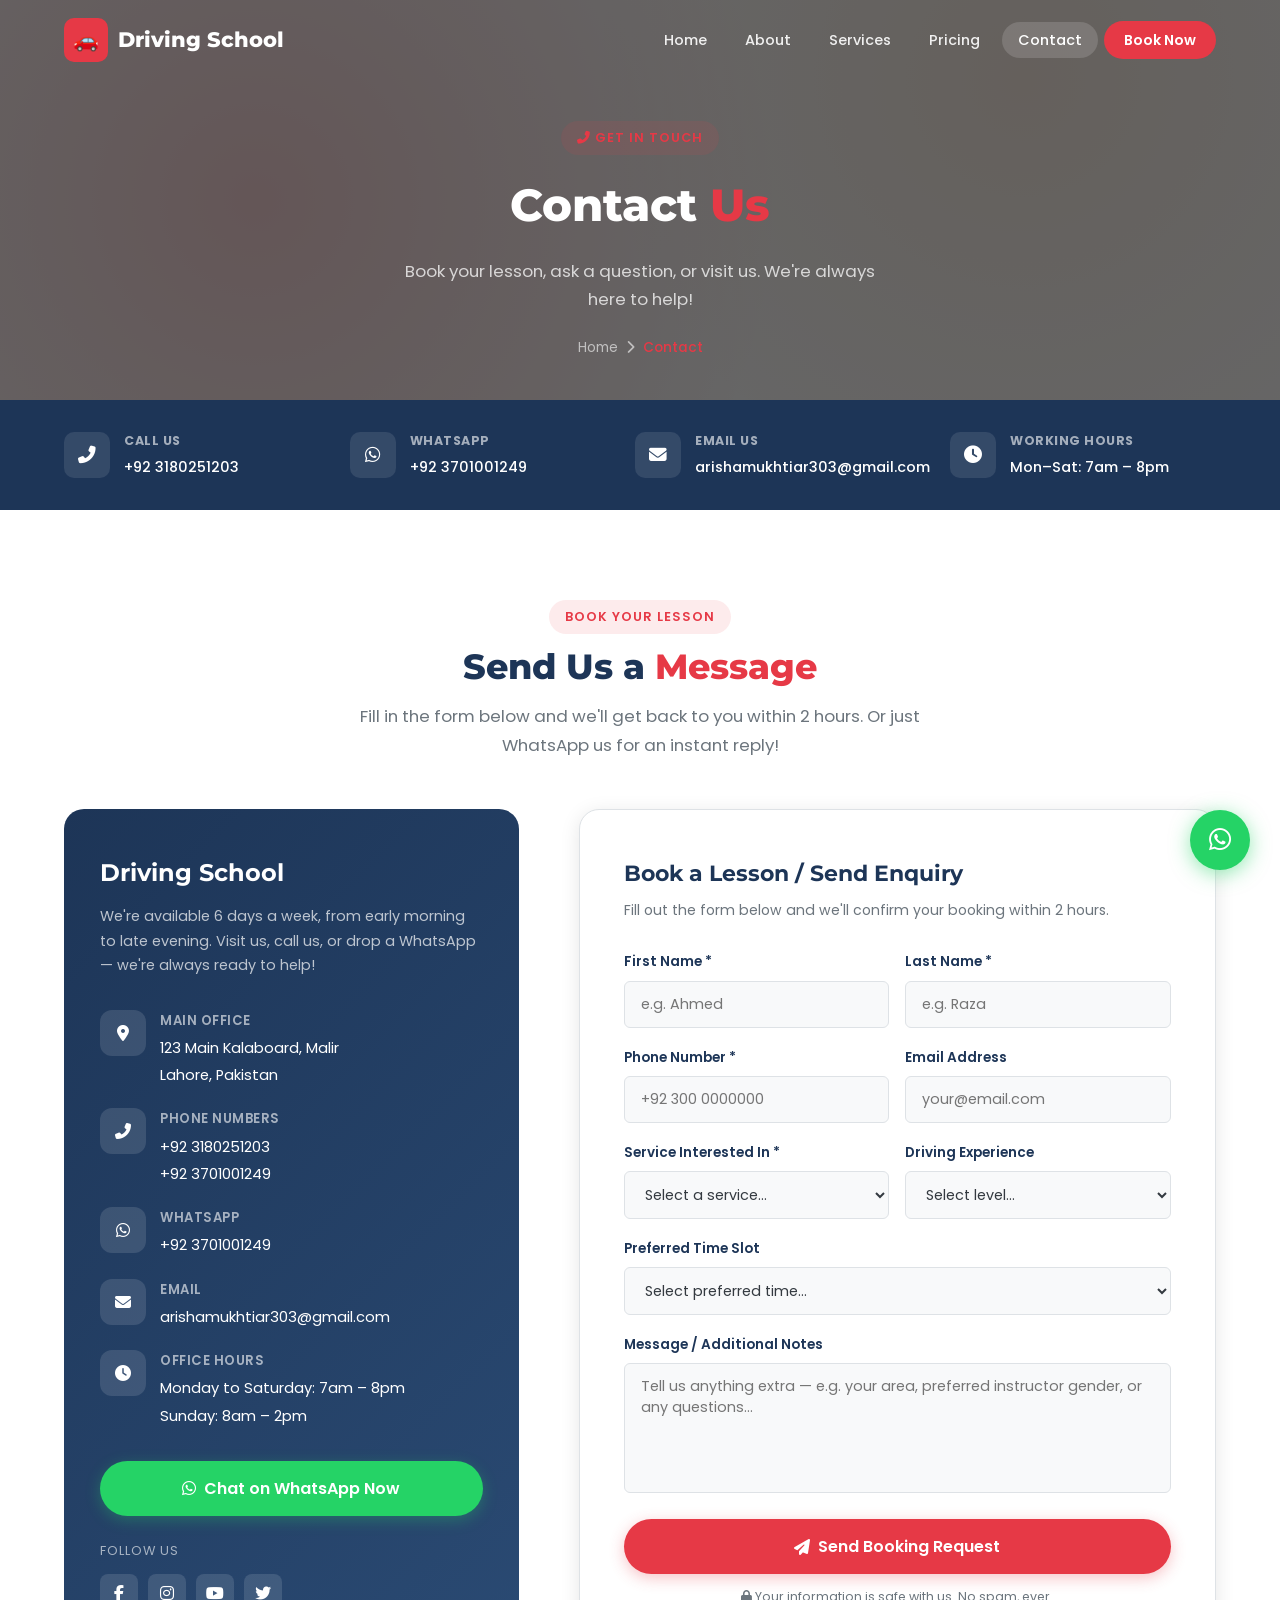
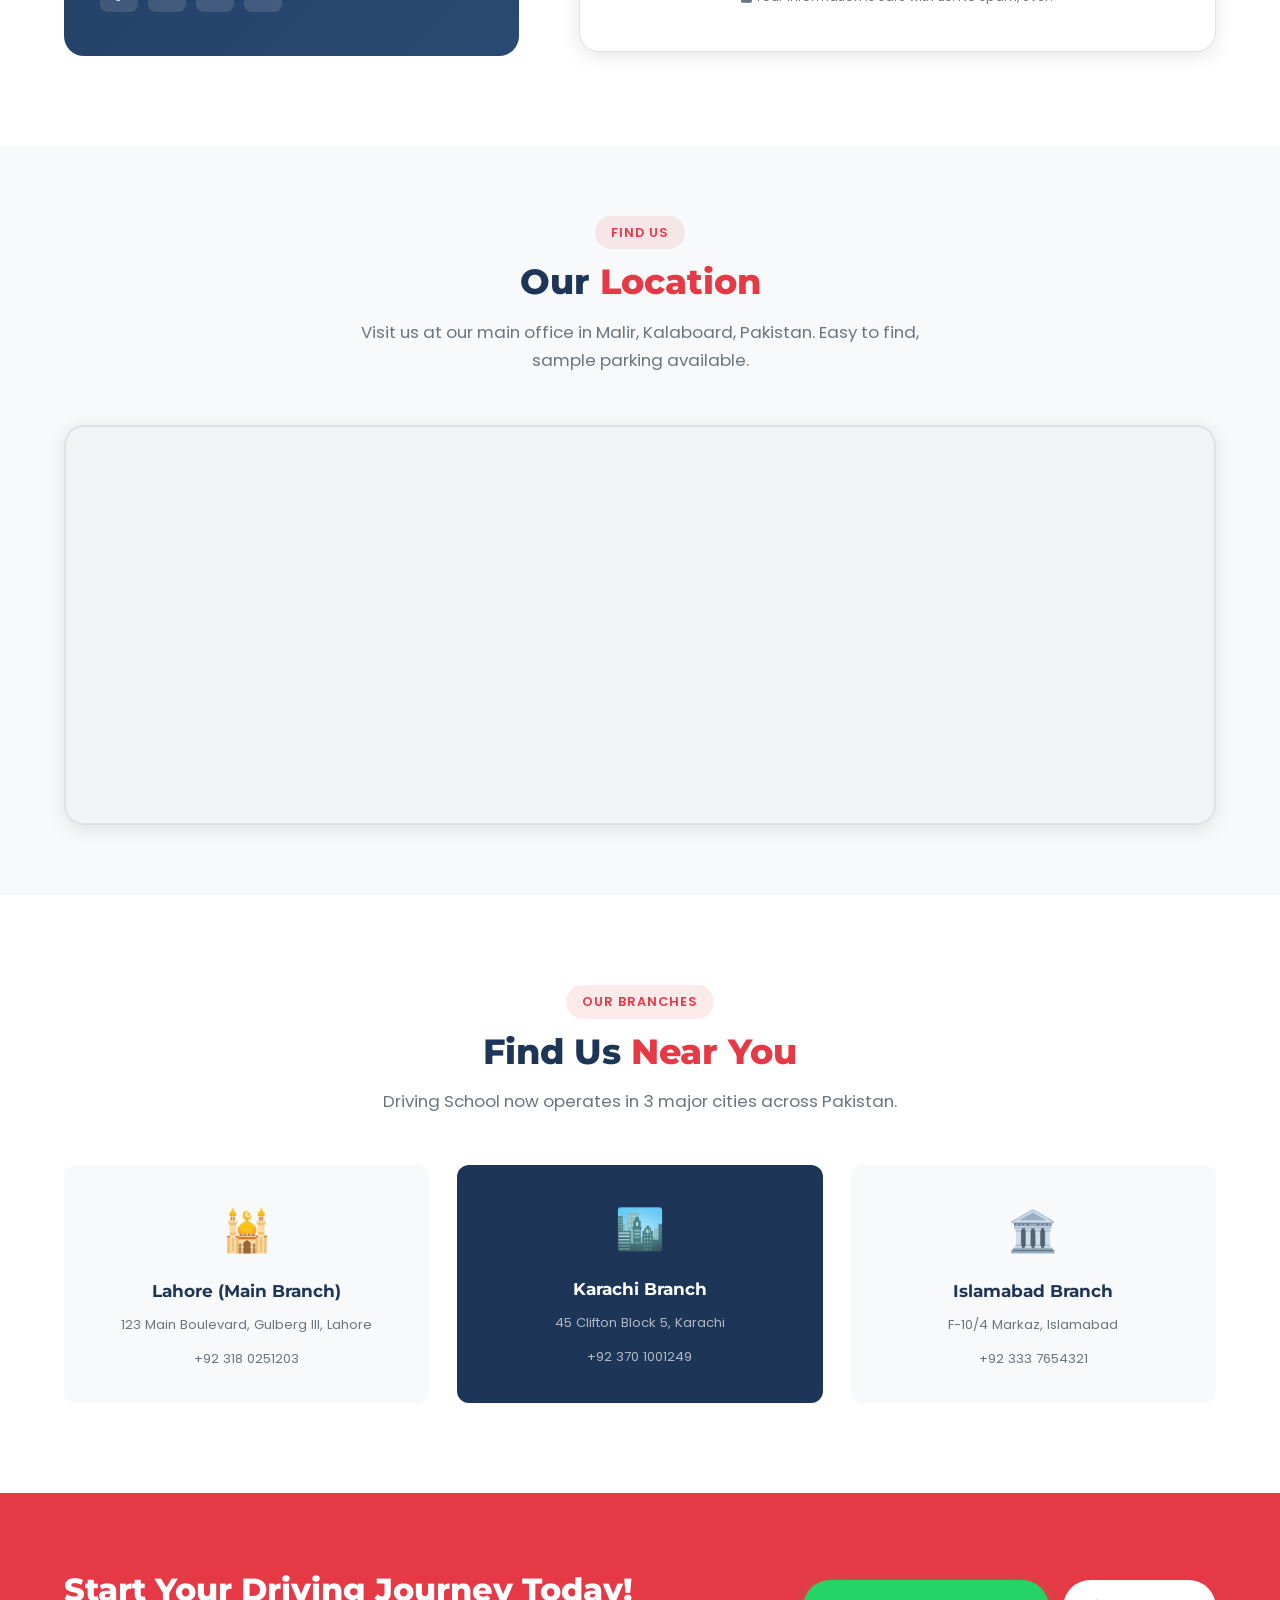
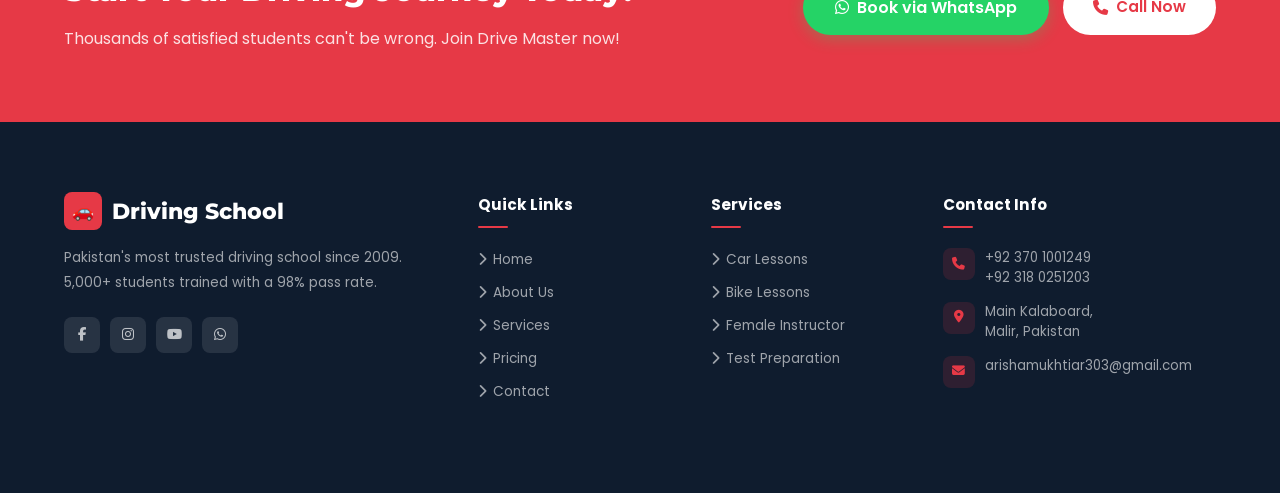
<file: contact.html>
<!DOCTYPE html>
<html lang="en">
<head>
  <meta charset="UTF-8" />
  <meta name="viewport" content="width=device-width, initial-scale=1.0"/>
  <meta name="description" content="Contact Drive Master Driving School - Book a lesson, ask a question or find our location. Phone, WhatsApp, email available."/>
  <title>Contact Us - Drive Master Driving School</title>
  <link rel="stylesheet" href="css/style.css"/>
  <link rel="stylesheet" href="css/responsive.css"/>
  <link rel="stylesheet" href="https://cdn.jsdelivr.net/npm/@fortawesome/fontawesome-free@6.4.0/css/all.min.css"/>
  <link href="https://fonts.googleapis.com/css2?family=Poppins:wght@300;400;500;600;700;800&family=Montserrat:wght@400;600;700;800&display=swap" rel="stylesheet"/>
  <style>
    .contact-quick-strip {
      background: var(--secondary);
      padding: 30px 0;
    }
    .cqs-grid {
      display: grid;
      grid-template-columns: repeat(4, 1fr);
      gap: 20px;
    }
    .cqs-item {
      display: flex;
      align-items: center;
      gap: 14px;
      color: rgba(255,255,255,0.85);
    }
    .cqs-icon {
      width: 46px;
      height: 46px;
      background: rgba(255,255,255,0.1);
      border-radius: 10px;
      display: flex;
      align-items: center;
      justify-content: center;
      font-size: 1.1rem;
      flex-shrink: 0;
      color: var(--white);
    }
    .cqs-text strong {
      display: block;
      font-size: 0.78rem;
      color: rgba(255,255,255,0.6);
      text-transform: uppercase;
      letter-spacing: 0.5px;
      margin-bottom: 2px;
    }
    .cqs-text span {
      font-size: 0.9rem;
      color: var(--white);
      font-weight: 500;
    }
    .cqs-text a {
      font-size: 0.9rem;
      color: var(--white);
      font-weight: 500;
    }
    .cqs-text a:hover {
      color: var(--accent);
    }
    @media (max-width: 900px) {
      .cqs-grid { grid-template-columns: repeat(2, 1fr); }
    }
    @media (max-width: 600px) {
      .cqs-grid { grid-template-columns: 1fr; }
    }
  </style>
</head>
<body>

  <!-- ====== NAVIGATION ====== -->
  <nav class="navbar" id="navbar">
    <div class="nav-container">
      <a href="index.html" class="nav-logo">
        <div class="logo-icon">🚗</div>
        <div>
          <span class="logo-text">Driving School</span>
          
        </div>
      </a>
      <ul class="nav-menu" id="navMenu">
        <li><a href="index.html" class="nav-link">Home</a></li>
        <li><a href="about.html" class="nav-link">About</a></li>
        <li><a href="services.html" class="nav-link">Services</a></li>
        <li><a href="pricing.html" class="nav-link">Pricing</a></li>
        <li><a href="contact.html" class="nav-link active">Contact</a></li>
        <li><a href="contact.html" class="nav-link nav-cta">Book Now</a></li>
      </ul>
      <div class="nav-toggle" id="navToggle" onclick="toggleNav()">
        <span></span><span></span><span></span>
      </div>
    </div>
  </nav>
  <div class="nav-overlay" id="navOverlay" onclick="toggleNav()"></div>


<!-- ====== PAGE HERO WITH BANNER IMAGE ====== -->
<section class="page-hero" style="background-image: url('https://images.pexels.com/photos/15030654/pexels-photo-15030654.jpeg'); background-size: cover; background-position: center;">
  <div class="hero-overlay"></div>
  <div class="container">
    <div class="page-hero-content">
      <span class="badge"><i class="fas fa-phone-alt"></i> Get in Touch</span>
      <h1>Contact <span>Us</span></h1>
      <p>Book your lesson, ask a question, or visit us. We're always here to help!</p>
      <div class="breadcrumb">
        <a href="index.html">Home</a>
        <i class="fas fa-chevron-right"></i>
        <span>Contact</span>
      </div>
    </div>
  </div>
</section>
  <!-- ====== QUICK CONTACT STRIP ====== -->
  <div class="contact-quick-strip">
    <div class="container">
      <div class="cqs-grid">
        <div class="cqs-item">
          <div class="cqs-icon"><i class="fas fa-phone-alt"></i></div>
          <div class="cqs-text">
            <strong>Call Us</strong>
            <a href="tel:+923180251203">+92 3180251203</a>
          </div>
        </div>
        <div class="cqs-item">
          <div class="cqs-icon"><i class="fab fa-whatsapp"></i></div>
          <div class="cqs-text">
            <strong>WhatsApp</strong>
            <a href="https://wa.me/923701001249" target="_blank">+92 3701001249</a>
          </div>
        </div>
        <div class="cqs-item">
          <div class="cqs-icon"><i class="fas fa-envelope"></i></div>
          <div class="cqs-text">
            <strong>Email Us</strong>
            <a href="mailto:arishamukhtiar@gmail.com">arishamukhtiar303@gmail.com</a>
          </div>
        </div>
        <div class="cqs-item">
          <div class="cqs-icon"><i class="fas fa-clock"></i></div>
          <div class="cqs-text">
            <strong>Working Hours</strong>
            <span>Mon–Sat: 7am – 8pm</span>
          </div>
        </div>
      </div>
    </div>
  </div>

  <!-- ====== CONTACT FORM & INFO ====== -->
  <section class="contact-section section-padding">
    <div class="container">
      <div class="section-header center">
        <span class="badge">Book Your Lesson</span>
        <h2 class="section-title">Send Us a <span>Message</span></h2>
        <p class="section-subtitle">Fill in the form below and we'll get back to you within 2 hours. Or just WhatsApp us for an instant reply!</p>
      </div>
      <div class="contact-grid">

        <!-- Contact Info Card -->
        <div class="contact-info-card animate-on-scroll">
          <h3> Driving School</h3>
          <p>We're available 6 days a week, from early morning to late evening. Visit us, call us, or drop a WhatsApp — we're always ready to help!</p>
          <div class="contact-items">
            <div class="contact-item">
              <div class="ci-icon"><i class="fas fa-map-marker-alt"></i></div>
              <div class="ci-text">
                <strong>Main Office</strong>
                <span>123 Main Kalaboard, Malir<br/>Lahore, Pakistan</span>
              </div>
            </div>
            <div class="contact-item">
              <div class="ci-icon"><i class="fas fa-phone-alt"></i></div>
              <div class="ci-text">
                <strong>Phone Numbers</strong>
                <span>+92 3180251203<br/>+92 3701001249</span>
              </div>
            </div>
            <div class="contact-item">
              <div class="ci-icon"><i class="fab fa-whatsapp"></i></div>
              <div class="ci-text">
                <strong>WhatsApp</strong>
                <span>+92 3701001249</span>
              </div>
            </div>
            <div class="contact-item">
              <div class="ci-icon"><i class="fas fa-envelope"></i></div>
              <div class="ci-text">
                <strong>Email</strong>
                <span>arishamukhtiar303@gmail.com</span>
              </div>
            </div>
            <div class="contact-item">
              <div class="ci-icon"><i class="fas fa-clock"></i></div>
              <div class="ci-text">
                <strong>Office Hours</strong>
                <span>Monday to Saturday: 7am – 8pm<br/>Sunday: 8am – 2pm</span>
              </div>
            </div>
          </div>

          <!-- WhatsApp Button -->
          <a href="https://wa.me/923001234567?text=Hello%2C%20I%20want%20to%20book%20a%20driving%20lesson%20at%20Drive%20Master" target="_blank" class="btn btn-whatsapp" style="width:100%;justify-content:center;">
            <i class="fab fa-whatsapp"></i> Chat on WhatsApp Now
          </a>

          <!-- Social Links -->
          <div style="margin-top:24px;">
            <p style="color:rgba(255,255,255,0.6);font-size:0.8rem;margin-bottom:12px;text-transform:uppercase;letter-spacing:1px;">Follow Us</p>
            <div style="display:flex;gap:10px;">
              <a href="#" style="width:38px;height:38px;background:rgba(255,255,255,0.12);border-radius:8px;display:flex;align-items:center;justify-content:center;color:var(--white);transition:var(--transition);" onmouseover="this.style.background='#1877f2'" onmouseout="this.style.background='rgba(255,255,255,0.12)'">
                <i class="fab fa-facebook-f"></i>
              </a>
              <a href="#" style="width:38px;height:38px;background:rgba(255,255,255,0.12);border-radius:8px;display:flex;align-items:center;justify-content:center;color:var(--white);transition:var(--transition);" onmouseover="this.style.background='#e1306c'" onmouseout="this.style.background='rgba(255,255,255,0.12)'">
                <i class="fab fa-instagram"></i>
              </a>
              <a href="#" style="width:38px;height:38px;background:rgba(255,255,255,0.12);border-radius:8px;display:flex;align-items:center;justify-content:center;color:var(--white);transition:var(--transition);" onmouseover="this.style.background='#ff0000'" onmouseout="this.style.background='rgba(255,255,255,0.12)'">
                <i class="fab fa-youtube"></i>
              </a>
              <a href="#" style="width:38px;height:38px;background:rgba(255,255,255,0.12);border-radius:8px;display:flex;align-items:center;justify-content:center;color:var(--white);transition:var(--transition);" onmouseover="this.style.background='#1da1f2'" onmouseout="this.style.background='rgba(255,255,255,0.12)'">
                <i class="fab fa-twitter"></i>
              </a>
            </div>
          </div>
        </div>

        <!-- Contact Form -->
        <div class="contact-form-wrap animate-on-scroll">
          <h3>Book a Lesson / Send Enquiry</h3>
          <p>Fill out the form below and we'll confirm your booking within 2 hours.</p>

          <div class="alert alert-success" id="formSuccess">
            <i class="fas fa-check-circle"></i>
            <span>Thank you! Your message has been sent. We'll contact you soon.</span>
          </div>

          <form id="contactForm" onsubmit="handleFormSubmit(event)" novalidate>
            <div class="form-row">
              <div class="form-group">
                <label for="firstName">First Name *</label>
                <input type="text" id="firstName" name="firstName" placeholder="e.g. Ahmed" required/>
              </div>
              <div class="form-group">
                <label for="lastName">Last Name *</label>
                <input type="text" id="lastName" name="lastName" placeholder="e.g. Raza" required/>
              </div>
            </div>
            <div class="form-row">
              <div class="form-group">
                <label for="phone">Phone Number *</label>
                <input type="tel" id="phone" name="phone" placeholder="+92 300 0000000" required/>
              </div>
              <div class="form-group">
                <label for="email">Email Address</label>
                <input type="email" id="email" name="email" placeholder="your@email.com"/>
              </div>
            </div>
            <div class="form-row">
              <div class="form-group">
                <label for="service">Service Interested In *</label>
                <select id="service" name="service" required>
                  <option value="">Select a service...</option>
                  <option value="car-basic">Car Lessons - Basic</option>
                  <option value="car-standard">Car Lessons - Standard</option>
                  <option value="car-premium">Car Lessons - Premium</option>
                  <option value="bike-basic">Bike Lessons - Basic</option>
                  <option value="bike-advanced">Bike Lessons - Advanced</option>
                  <option value="female-instructor">Female Instructor</option>
                  <option value="test-prep">Test Preparation</option>
                  <option value="highway">Highway Driving</option>
                  <option value="refresher">Refresher Course</option>
                  <option value="other">Other / Not Sure</option>
                </select>
              </div>
              <div class="form-group">
                <label for="experience">Driving Experience</label>
                <select id="experience" name="experience">
                  <option value="">Select level...</option>
                  <option value="complete-beginner">Complete Beginner</option>
                  <option value="some-practice">Some Practice</option>
                  <option value="have-license">Have License, Need Improvement</option>
                  <option value="refresher">Want a Refresher</option>
                </select>
              </div>
            </div>
            <div class="form-group">
              <label for="preferredTime">Preferred Time Slot</label>
              <select id="preferredTime" name="preferredTime">
                <option value="">Select preferred time...</option>
                <option value="early-morning">Early Morning (7am – 9am)</option>
                <option value="morning">Morning (9am – 12pm)</option>
                <option value="afternoon">Afternoon (12pm – 4pm)</option>
                <option value="evening">Evening (4pm – 8pm)</option>
                <option value="flexible">Flexible (Any time)</option>
              </select>
            </div>
            <div class="form-group">
              <label for="message">Message / Additional Notes</label>
              <textarea id="message" name="message" placeholder="Tell us anything extra — e.g. your area, preferred instructor gender, or any questions..."></textarea>
            </div>
            <button type="submit" class="btn btn-primary" style="width:100%;justify-content:center;font-size:1rem;padding:15px 28px;" id="submitBtn">
              <i class="fas fa-paper-plane"></i> Send Booking Request
            </button>
            <p style="text-align:center;font-size:0.78rem;color:var(--gray);margin-top:12px;">
              <i class="fas fa-lock"></i> Your information is safe with us. No spam, ever.
            </p>
          </form>
        </div>
      </div>
    </div>
  </section>

  <!-- ====== MAP SECTION ====== -->
  <section class="map-section">
  <div class="container">
    <div class="section-header center">
      <span class="badge">Find Us</span>
      <h2 class="section-title">Our <span>Location</span></h2>
      <p class="section-subtitle">
        Visit us at our main office in Malir, Kalaboard, Pakistan. Easy to find, sample parking available.
      </p>
    </div>

    <div class="map-wrap">
      <iframe 
        src="https://www.google.com/maps?q=Kalaboard+Malir+Karachi&output=embed"
        width="100%" 
        height="400" 
        style="border:0; border-radius:12px;" 
        loading="lazy">
      </iframe>
    </div>

  </div>
</section>

  <!-- ====== BRANCHES ====== -->
  <section class="section-padding" style="background:var(--white);">
    <div class="container">
      <div class="section-header center">
        <span class="badge">Our Branches</span>
        <h2 class="section-title">Find Us <span>Near You</span></h2>
        <p class="section-subtitle">Driving School now operates in 3 major cities across Pakistan.</p>
      </div>
      <div style="display:grid;grid-template-columns:repeat(3,1fr);gap:28px;">
        <div style="background:var(--light);border-radius:var(--radius);padding:30px;text-align:center;transition:var(--transition);border:2px solid transparent;" onmouseover="this.style.borderColor='var(--primary)';this.style.background='var(--white)'" onmouseout="this.style.borderColor='transparent';this.style.background='var(--light)'">
          <div style="font-size:2.5rem;margin-bottom:12px;">🕌</div>
          <h4 style="font-family:var(--font-heading);font-size:1.05rem;color:var(--secondary);margin-bottom:8px;">Lahore (Main Branch)</h4>
          <p style="font-size:0.82rem;color:var(--gray);margin-bottom:12px;">123 Main Boulevard, Gulberg III, Lahore</p>
          <p style="font-size:0.82rem;color:var(--gray);">+92 318 0251203</p>
        </div>
        <div style="background:var(--secondary);border-radius:var(--radius);padding:30px;text-align:center;transition:var(--transition);" onmouseover="this.style.transform='translateY(-5px)'" onmouseout="this.style.transform=''">
          <div style="font-size:2.5rem;margin-bottom:12px;">🏙️</div>
          <h4 style="font-family:var(--font-heading);font-size:1.05rem;color:var(--white);margin-bottom:8px;">Karachi Branch</h4>
          <p style="font-size:0.82rem;color:rgba(255,255,255,0.65);margin-bottom:12px;">45 Clifton Block 5, Karachi</p>
          <p style="font-size:0.82rem;color:rgba(255,255,255,0.65);">+92 370 1001249</p>
        </div>
        <div style="background:var(--light);border-radius:var(--radius);padding:30px;text-align:center;transition:var(--transition);border:2px solid transparent;" onmouseover="this.style.borderColor='var(--primary)';this.style.background='var(--white)'" onmouseout="this.style.borderColor='transparent';this.style.background='var(--light)'">
          <div style="font-size:2.5rem;margin-bottom:12px;">🏛️</div>
          <h4 style="font-family:var(--font-heading);font-size:1.05rem;color:var(--secondary);margin-bottom:8px;">Islamabad Branch</h4>
          <p style="font-size:0.82rem;color:var(--gray);margin-bottom:12px;">F-10/4 Markaz, Islamabad</p>
          <p style="font-size:0.82rem;color:var(--gray);">+92 333 7654321</p>
        </div>
      </div>
    </div>
  </section>

  <!-- ====== CTA BANNER ====== -->
  <section class="cta-banner">
    <div class="container">
      <div class="cta-inner">
        <div class="cta-text">
          <h2>Start Your Driving Journey Today!</h2>
          <p>Thousands of satisfied students can't be wrong. Join Drive Master now!</p>
        </div>
        <div class="cta-buttons">
          <a href="https://wa.me/923001234567?text=Hello%2C%20I%20want%20to%20book%20a%20driving%20lesson" target="_blank" class="btn btn-whatsapp">
            <i class="fab fa-whatsapp"></i> Book via WhatsApp
          </a>
          <a href="tel:+923001234567" class="btn" style="background:var(--white);color:var(--primary);">
            <i class="fas fa-phone"></i> Call Now
          </a>
        </div>
      </div>
    </div>
  </section>

  <!-- ====== FOOTER ====== -->
  <footer class="footer">
    <div class="container">
      <div class="footer-grid">
        <div class="footer-brand">
          <div class="logo-text"><span class="licon">🚗</span> Driving School</div>
          <p>Pakistan's most trusted driving school since 2009. 5,000+ students trained with a 98% pass rate.</p>
          <div class="social-links">
            <a href="#"><i class="fab fa-facebook-f"></i></a>
            <a href="#"><i class="fab fa-instagram"></i></a>
            <a href="#"><i class="fab fa-youtube"></i></a>
            <a href="https://wa.me/923001234567" target="_blank"><i class="fab fa-whatsapp"></i></a>
          </div>
        </div>
        <div class="footer-col">
          <h4>Quick Links</h4>
          <ul class="footer-links">
            <li><a href="index.html"><i class="fas fa-chevron-right"></i> Home</a></li>
            <li><a href="about.html"><i class="fas fa-chevron-right"></i> About Us</a></li>
            <li><a href="services.html"><i class="fas fa-chevron-right"></i> Services</a></li>
            <li><a href="pricing.html"><i class="fas fa-chevron-right"></i> Pricing</a></li>
            <li><a href="contact.html"><i class="fas fa-chevron-right"></i> Contact</a></li>
          </ul>
        </div>
        <div class="footer-col">
          <h4>Services</h4>
          <ul class="footer-links">
            <li><a href="services.html"><i class="fas fa-chevron-right"></i> Car Lessons</a></li>
            <li><a href="services.html"><i class="fas fa-chevron-right"></i> Bike Lessons</a></li>
            <li><a href="services.html"><i class="fas fa-chevron-right"></i> Female Instructor</a></li>
            <li><a href="services.html"><i class="fas fa-chevron-right"></i> Test Preparation</a></li>
          </ul>
        </div>
        <div class="footer-col">
          <h4>Contact Info</h4>
          <ul class="footer-contact-info">
            <li>
              <div class="ci-icon"><i class="fas fa-phone"></i></div>
              <span>+92 370 1001249<br/>+92 318 0251203</span>
            </li>
            <li>
              <div class="ci-icon"><i class="fas fa-map-marker-alt"></i></div>
              <span>Main Kalaboard,<br/>Malir, Pakistan</span>
            </li>
            <li>
              <div class="ci-icon"><i class="fas fa-envelope"></i></div>
              <span>arishamukhtiar303@gmail.com</span>
            </li>
          </ul>
        </div>
      </div>
   
    </div>
  </footer>

  <a href="https://wa.me/923001234567?text=Hello%2C%20I%20want%20to%20book%20a%20driving%20lesson" target="_blank" class="whatsapp-float" title="WhatsApp">
    <i class="fab fa-whatsapp"></i>
  </a>

  <script src="js/main.js"></script>
</body>
</html>
</file>
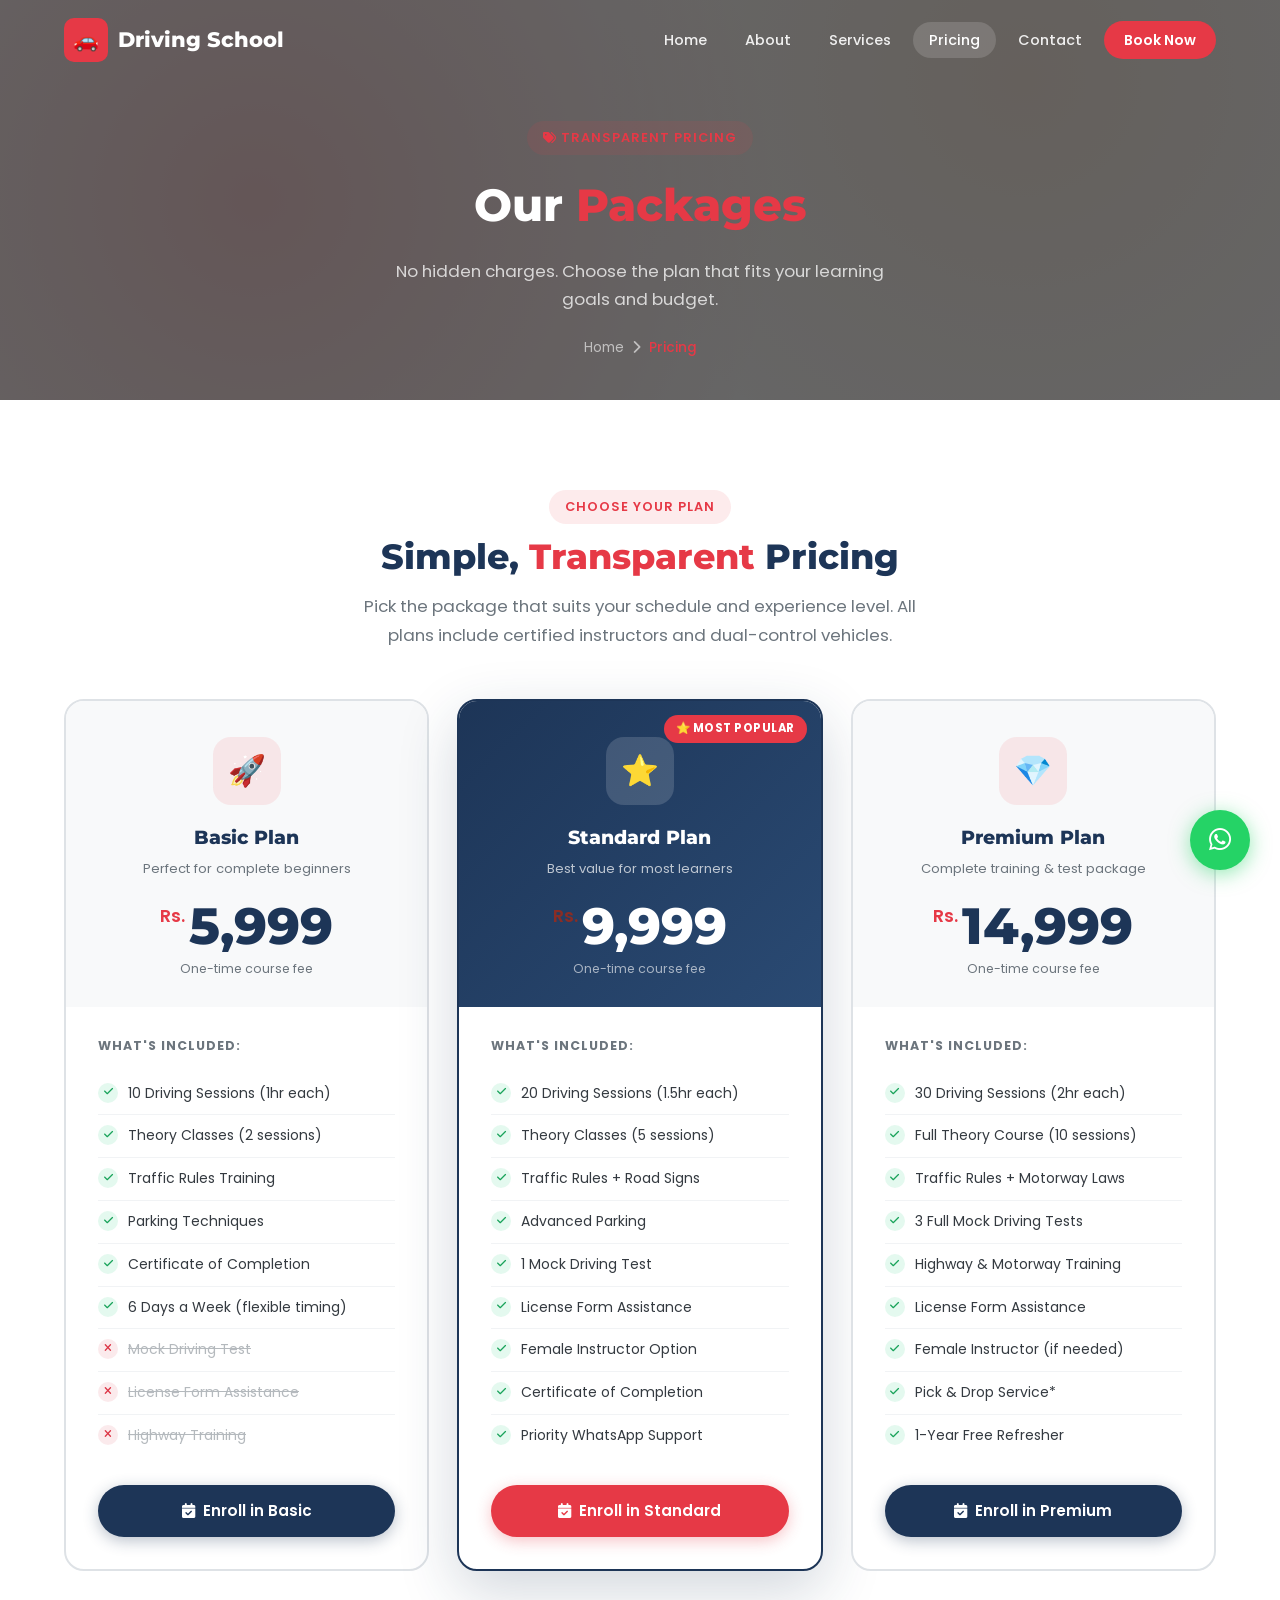
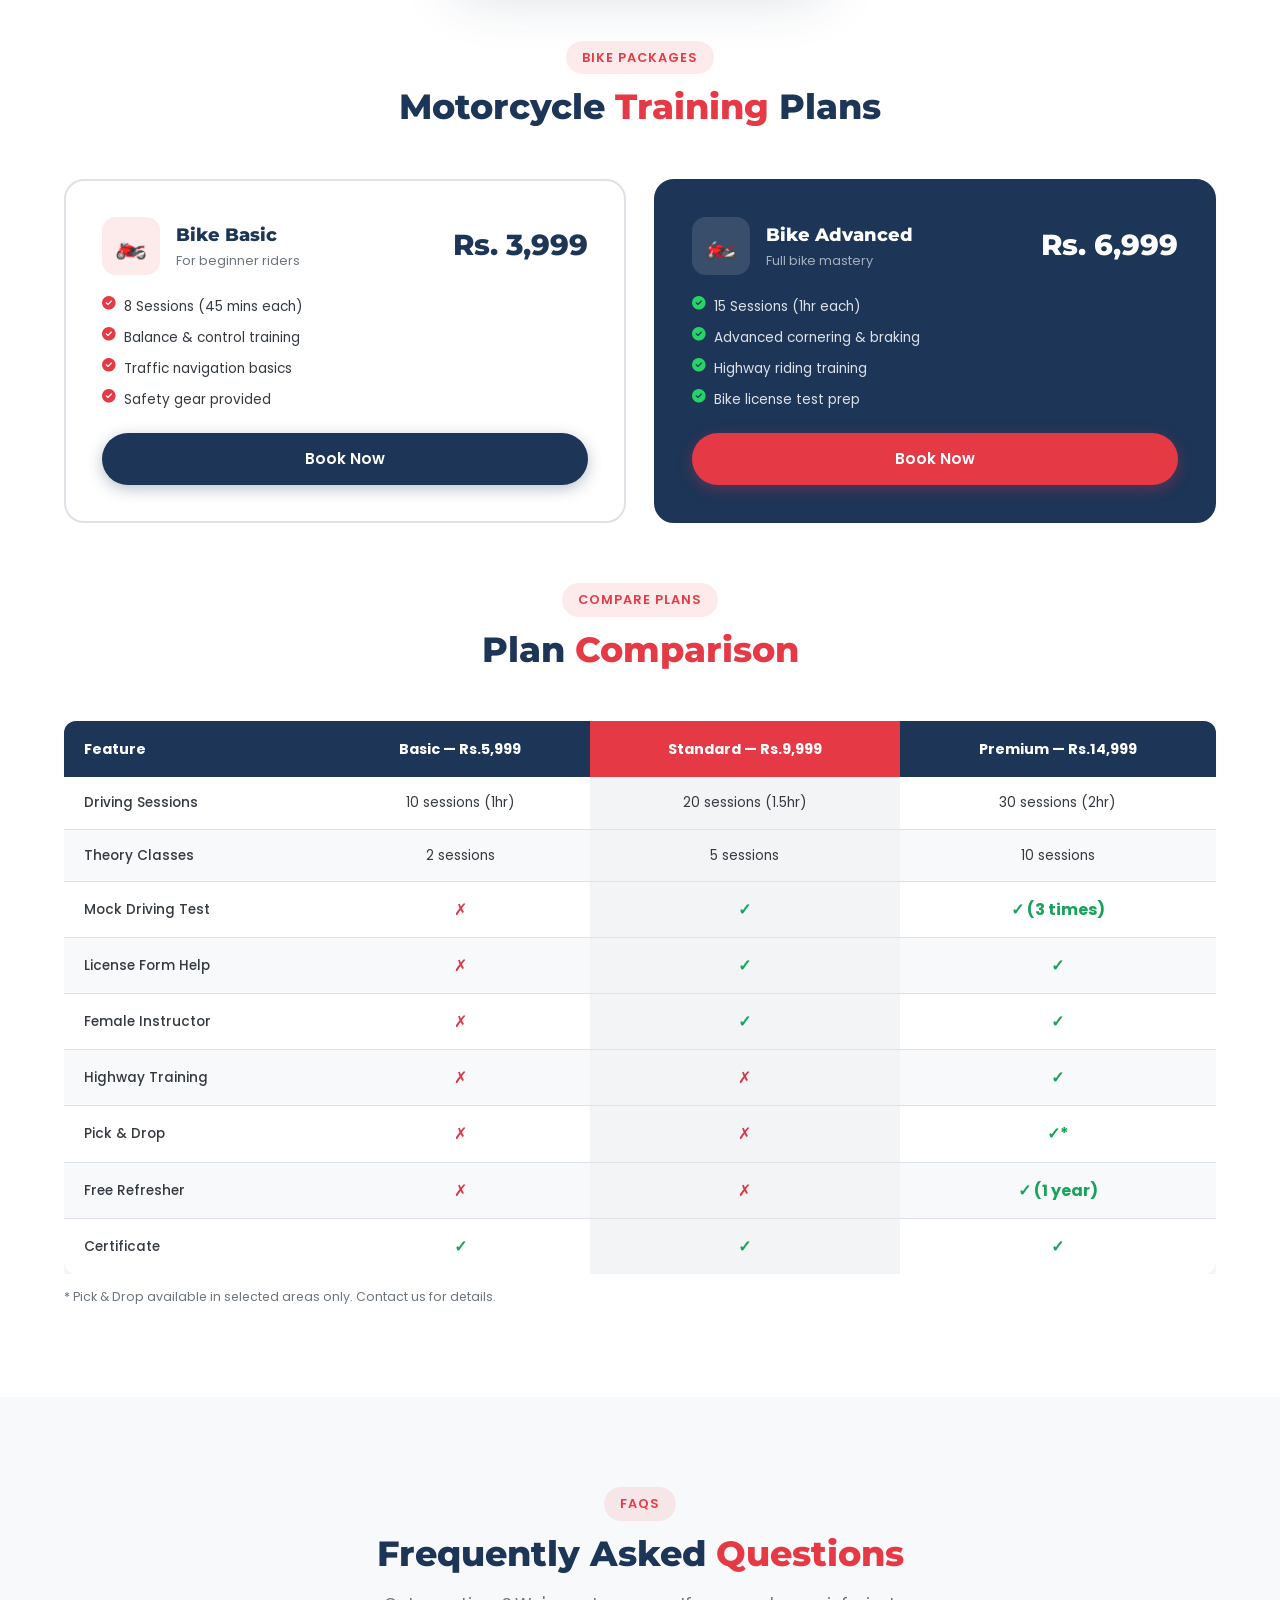
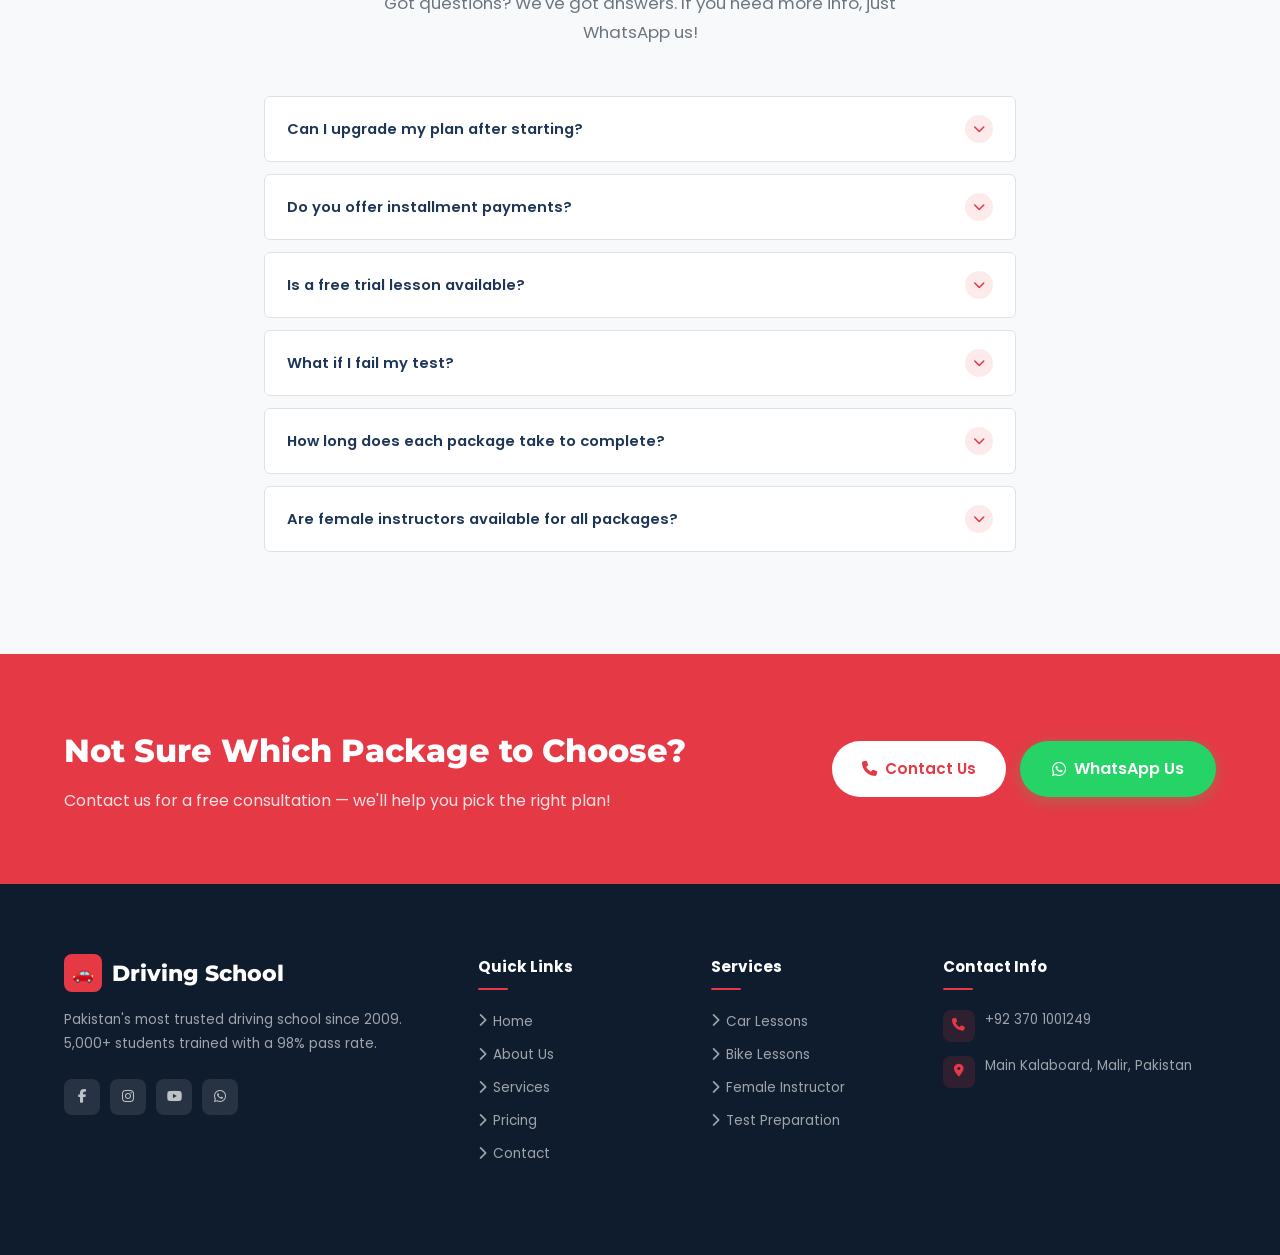
<file: pricing.html>
<!DOCTYPE html>
<html lang="en">
<head>
  <meta charset="UTF-8" />
  <meta name="viewport" content="width=device-width, initial-scale=1.0"/>
  <meta name="description" content="Drive Master Pricing - Affordable driving lesson packages. Basic, Standard and Premium plans with transparent pricing."/>
  <title>Pricing & Packages - Drive Master Driving School</title>
  <link rel="stylesheet" href="css/style.css"/>
  <link rel="stylesheet" href="css/responsive.css"/>
  <link rel="stylesheet" href="https://cdn.jsdelivr.net/npm/@fortawesome/fontawesome-free@6.4.0/css/all.min.css"/>
  <link href="https://fonts.googleapis.com/css2?family=Poppins:wght@300;400;500;600;700;800&family=Montserrat:wght@400;600;700;800&display=swap" rel="stylesheet"/>
  <style>
    .pricing-full-grid {
      display: grid;
      grid-template-columns: repeat(3, 1fr);
      gap: 28px;
      align-items: start;
      margin-bottom: 70px;
    }
    .price-full-card {
      background: var(--white);
      border-radius: 20px;
      border: 2px solid var(--border);
      overflow: hidden;
      transition: var(--transition);
      position: relative;
    }
    .price-full-card:hover {
      border-color: var(--primary);
      box-shadow: var(--shadow-hover);
      transform: translateY(-6px);
    }
    .price-full-card.featured-full {
      border-color: var(--secondary);
      box-shadow: 0 20px 60px rgba(29,53,87,0.2);
    }
    .price-full-card.featured-full:hover {
      border-color: var(--primary);
    }
    .pfc-header {
      padding: 36px 32px 28px;
      text-align: center;
      position: relative;
    }
    .price-full-card:not(.featured-full) .pfc-header {
      background: var(--light);
    }
    .price-full-card.featured-full .pfc-header {
      background: linear-gradient(135deg, var(--secondary) 0%, #2a4a73 100%);
    }
    .pfc-popular-badge {
      position: absolute;
      top: 14px;
      right: 14px;
      background: var(--primary);
      color: var(--white);
      font-size: 0.72rem;
      font-weight: 700;
      padding: 4px 12px;
      border-radius: 50px;
      text-transform: uppercase;
      letter-spacing: 0.5px;
    }
    .pfc-icon-wrap {
      width: 68px;
      height: 68px;
      border-radius: 18px;
      display: flex;
      align-items: center;
      justify-content: center;
      font-size: 1.9rem;
      margin: 0 auto 16px;
    }
    .price-full-card:not(.featured-full) .pfc-icon-wrap {
      background: rgba(230,57,70,0.1);
    }
    .price-full-card.featured-full .pfc-icon-wrap {
      background: rgba(255,255,255,0.15);
    }
    .pfc-name {
      font-family: var(--font-heading);
      font-size: 1.2rem;
      font-weight: 800;
      margin-bottom: 4px;
    }
    .price-full-card:not(.featured-full) .pfc-name { color: var(--secondary); }
    .price-full-card.featured-full .pfc-name { color: var(--white); }
    .pfc-tagline {
      font-size: 0.82rem;
      margin-bottom: 20px;
    }
    .price-full-card:not(.featured-full) .pfc-tagline { color: var(--gray); }
    .price-full-card.featured-full .pfc-tagline { color: rgba(255,255,255,0.7); }
    .pfc-price {
      margin-bottom: 0;
    }
    .pfc-price .pfc-currency {
      font-size: 1.1rem;
      font-weight: 600;
      vertical-align: top;
      line-height: 1.9;
    }
    .price-full-card:not(.featured-full) .pfc-currency { color: var(--primary); }
    .price-full-card.featured-full .pfc-currency { color: var(--accent); }
    .pfc-price .pfc-amount {
      font-family: var(--font-heading);
      font-size: 3.2rem;
      font-weight: 800;
      line-height: 1;
    }
    .price-full-card:not(.featured-full) .pfc-amount { color: var(--secondary); }
    .price-full-card.featured-full .pfc-amount { color: var(--white); }
    .pfc-body {
      padding: 28px 32px 32px;
    }
    .pfc-includes-title {
      font-size: 0.78rem;
      font-weight: 700;
      color: var(--gray);
      text-transform: uppercase;
      letter-spacing: 1px;
      margin-bottom: 16px;
    }
    .pfc-features-list {
      margin-bottom: 28px;
    }
    .pfc-features-list li {
      display: flex;
      align-items: flex-start;
      gap: 10px;
      padding: 9px 0;
      font-size: 0.875rem;
      color: var(--text);
      border-bottom: 1px solid var(--light-gray);
    }
    .pfc-features-list li:last-child {
      border-bottom: none;
    }
    .pfc-features-list li .pfc-check {
      width: 20px;
      height: 20px;
      background: rgba(37,204,122,0.12);
      color: #19a35a;
      border-radius: 50%;
      display: flex;
      align-items: center;
      justify-content: center;
      font-size: 0.65rem;
      flex-shrink: 0;
      margin-top: 1px;
    }
    .pfc-features-list li .pfc-x {
      width: 20px;
      height: 20px;
      background: rgba(220,53,69,0.1);
      color: #dc3545;
      border-radius: 50%;
      display: flex;
      align-items: center;
      justify-content: center;
      font-size: 0.65rem;
      flex-shrink: 0;
      margin-top: 1px;
    }
    .pfc-features-list li span.unavailable {
      color: var(--gray);
      opacity: 0.5;
      text-decoration: line-through;
    }
    /* Compare Table */
    .compare-table {
      width: 100%;
      border-collapse: collapse;
      border-radius: var(--radius);
      overflow: hidden;
      box-shadow: var(--shadow);
    }
    .compare-table th {
      background: var(--secondary);
      color: var(--white);
      padding: 16px 20px;
      font-size: 0.9rem;
      font-weight: 700;
      text-align: center;
    }
    .compare-table th:first-child {
      text-align: left;
    }
    .compare-table td {
      padding: 14px 20px;
      font-size: 0.85rem;
      color: var(--text);
      text-align: center;
      border-bottom: 1px solid var(--border);
    }
    .compare-table td:first-child {
      text-align: left;
      font-weight: 500;
    }
    .compare-table tr:nth-child(even) td {
      background: var(--light);
    }
    .compare-table tr:last-child td {
      border-bottom: none;
    }
    .compare-table .highlight {
      background: rgba(29,53,87,0.05) !important;
    }
    .compare-table .yes { color: #19a35a; font-weight: 700; font-size: 1rem; }
    .compare-table .no { color: #dc3545; font-size: 1rem; }
    .faq-item {
      background: var(--white);
      border: 1px solid var(--border);
      border-radius: var(--radius-sm);
      margin-bottom: 12px;
      overflow: hidden;
    }
    .faq-question {
      display: flex;
      justify-content: space-between;
      align-items: center;
      padding: 18px 22px;
      cursor: pointer;
      font-weight: 600;
      font-size: 0.92rem;
      color: var(--secondary);
      transition: var(--transition);
    }
    .faq-question:hover {
      background: var(--light);
    }
    .faq-question.active {
      background: rgba(230,57,70,0.04);
      color: var(--primary);
    }
    .faq-question .faq-icon {
      width: 28px;
      height: 28px;
      border-radius: 50%;
      background: rgba(230,57,70,0.1);
      display: flex;
      align-items: center;
      justify-content: center;
      color: var(--primary);
      font-size: 0.75rem;
      flex-shrink: 0;
      transition: var(--transition);
    }
    .faq-question.active .faq-icon {
      background: var(--primary);
      color: var(--white);
      transform: rotate(180deg);
    }
    .faq-answer {
      display: none;
      padding: 0 22px 18px;
      font-size: 0.875rem;
      color: var(--gray);
      line-height: 1.8;
    }
    .faq-answer.open {
      display: block;
    }
    @media (max-width: 900px) {
      .pricing-full-grid { grid-template-columns: 1fr; max-width: 450px; margin: 0 auto 60px; }
      .compare-table { display: none; }
    }
  </style>
</head>
<body>

  <!-- ====== NAVIGATION ====== -->
  <nav class="navbar" id="navbar">
    <div class="nav-container">
      <a href="index.html" class="nav-logo">
        <div class="logo-icon">🚗</div>
        <div>
          <span class="logo-text">Driving School</span>
      
        </div>
      </a>
      <ul class="nav-menu" id="navMenu">
        <li><a href="index.html" class="nav-link">Home</a></li>
        <li><a href="about.html" class="nav-link">About</a></li>
        <li><a href="services.html" class="nav-link">Services</a></li>
        <li><a href="pricing.html" class="nav-link active">Pricing</a></li>
        <li><a href="contact.html" class="nav-link">Contact</a></li>
        <li><a href="contact.html" class="nav-link nav-cta">Book Now</a></li>
      </ul>
      <div class="nav-toggle" id="navToggle" onclick="toggleNav()">
        <span></span><span></span><span></span>
      </div>
    </div>
  </nav>
  <div class="nav-overlay" id="navOverlay" onclick="toggleNav()"></div>

<!-- ====== PAGE HERO WITH BANNER IMAGE ====== -->
<section class="page-hero" style="background-image: url('https://images.pexels.com/photos/15030654/pexels-photo-15030654.jpeg'); background-size: cover; background-position: center;">
  <div class="hero-overlay"></div>
  <div class="container">
    <div class="page-hero-content">
      <span class="badge"><i class="fas fa-tags"></i> Transparent Pricing</span>
      <h1>Our <span>Packages</span></h1>
      <p>No hidden charges. Choose the plan that fits your learning goals and budget.</p>
      <div class="breadcrumb">
        <a href="index.html">Home</a>
        <i class="fas fa-chevron-right"></i>
        <span>Pricing</span>
      </div>
    </div>
  </div>
</section>

  <!-- ====== PRICING PLANS ====== -->
  <section class="section-padding" style="background:var(--white);">
    <div class="container">
      <div class="section-header center">
        <span class="badge">Choose Your Plan</span>
        <h2 class="section-title">Simple, <span>Transparent</span> Pricing</h2>
        <p class="section-subtitle">Pick the package that suits your schedule and experience level. All plans include certified instructors and dual-control vehicles.</p>
      </div>

      <div class="pricing-full-grid">

        <!-- BASIC -->
        <div class="price-full-card animate-on-scroll">
          <div class="pfc-header">
            <div class="pfc-icon-wrap">🚀</div>
            <div class="pfc-name">Basic Plan</div>
            <div class="pfc-tagline">Perfect for complete beginners</div>
            <div class="pfc-price">
              <span class="pfc-currency">Rs.</span>
              <span class="pfc-amount">5,999</span>
            </div>
            <div style="font-size:0.78rem;color:var(--gray);margin-top:6px;">One-time course fee</div>
          </div>
          <div class="pfc-body">
            <div class="pfc-includes-title">What's Included:</div>
            <ul class="pfc-features-list">
              <li><span class="pfc-check"><i class="fas fa-check"></i></span> 10 Driving Sessions (1hr each)</li>
              <li><span class="pfc-check"><i class="fas fa-check"></i></span> Theory Classes (2 sessions)</li>
              <li><span class="pfc-check"><i class="fas fa-check"></i></span> Traffic Rules Training</li>
              <li><span class="pfc-check"><i class="fas fa-check"></i></span> Parking Techniques</li>
              <li><span class="pfc-check"><i class="fas fa-check"></i></span> Certificate of Completion</li>
              <li><span class="pfc-check"><i class="fas fa-check"></i></span> 6 Days a Week (flexible timing)</li>
              <li><span class="pfc-x"><i class="fas fa-times"></i></span> <span class="unavailable">Mock Driving Test</span></li>
              <li><span class="pfc-x"><i class="fas fa-times"></i></span> <span class="unavailable">License Form Assistance</span></li>
              <li><span class="pfc-x"><i class="fas fa-times"></i></span> <span class="unavailable">Highway Training</span></li>
            </ul>
            <a href="contact.html" class="btn btn-secondary" style="width:100%;justify-content:center;">
              <i class="fas fa-calendar-check"></i> Enroll in Basic
            </a>
          </div>
        </div>

        <!-- STANDARD - FEATURED -->
        <div class="price-full-card featured-full animate-on-scroll">
          <div class="pfc-header">
            <div class="pfc-popular-badge">⭐ Most Popular</div>
            <div class="pfc-icon-wrap">⭐</div>
            <div class="pfc-name">Standard Plan</div>
            <div class="pfc-tagline">Best value for most learners</div>
            <div class="pfc-price">
              <span class="pfc-currency">Rs.</span>
              <span class="pfc-amount">9,999</span>
            </div>
            <div style="font-size:0.78rem;color:rgba(255,255,255,0.6);margin-top:6px;">One-time course fee</div>
          </div>
          <div class="pfc-body">
            <div class="pfc-includes-title">What's Included:</div>
            <ul class="pfc-features-list">
              <li><span class="pfc-check"><i class="fas fa-check"></i></span> 20 Driving Sessions (1.5hr each)</li>
              <li><span class="pfc-check"><i class="fas fa-check"></i></span> Theory Classes (5 sessions)</li>
              <li><span class="pfc-check"><i class="fas fa-check"></i></span> Traffic Rules + Road Signs</li>
              <li><span class="pfc-check"><i class="fas fa-check"></i></span> Advanced Parking</li>
              <li><span class="pfc-check"><i class="fas fa-check"></i></span> 1 Mock Driving Test</li>
              <li><span class="pfc-check"><i class="fas fa-check"></i></span> License Form Assistance</li>
              <li><span class="pfc-check"><i class="fas fa-check"></i></span> Female Instructor Option</li>
              <li><span class="pfc-check"><i class="fas fa-check"></i></span> Certificate of Completion</li>
              <li><span class="pfc-check"><i class="fas fa-check"></i></span> Priority WhatsApp Support</li>
            </ul>
            <a href="contact.html" class="btn btn-primary" style="width:100%;justify-content:center;">
              <i class="fas fa-calendar-check"></i> Enroll in Standard
            </a>
          </div>
        </div>

        <!-- PREMIUM -->
        <div class="price-full-card animate-on-scroll">
          <div class="pfc-header">
            <div class="pfc-icon-wrap">💎</div>
            <div class="pfc-name">Premium Plan</div>
            <div class="pfc-tagline">Complete training & test package</div>
            <div class="pfc-price">
              <span class="pfc-currency">Rs.</span>
              <span class="pfc-amount">14,999</span>
            </div>
            <div style="font-size:0.78rem;color:var(--gray);margin-top:6px;">One-time course fee</div>
          </div>
          <div class="pfc-body">
            <div class="pfc-includes-title">What's Included:</div>
            <ul class="pfc-features-list">
              <li><span class="pfc-check"><i class="fas fa-check"></i></span> 30 Driving Sessions (2hr each)</li>
              <li><span class="pfc-check"><i class="fas fa-check"></i></span> Full Theory Course (10 sessions)</li>
              <li><span class="pfc-check"><i class="fas fa-check"></i></span> Traffic Rules + Motorway Laws</li>
              <li><span class="pfc-check"><i class="fas fa-check"></i></span> 3 Full Mock Driving Tests</li>
              <li><span class="pfc-check"><i class="fas fa-check"></i></span> Highway & Motorway Training</li>
              <li><span class="pfc-check"><i class="fas fa-check"></i></span> License Form Assistance</li>
              <li><span class="pfc-check"><i class="fas fa-check"></i></span> Female Instructor (if needed)</li>
              <li><span class="pfc-check"><i class="fas fa-check"></i></span> Pick & Drop Service*</li>
              <li><span class="pfc-check"><i class="fas fa-check"></i></span> 1-Year Free Refresher</li>
            </ul>
            <a href="contact.html" class="btn btn-secondary" style="width:100%;justify-content:center;">
              <i class="fas fa-calendar-check"></i> Enroll in Premium
            </a>
          </div>
        </div>
      </div>

      <!-- BIKE PACKAGES -->
      <div class="section-header center" style="margin-top:20px;">
        <span class="badge">Bike Packages</span>
        <h2 class="section-title">Motorcycle <span>Training</span> Plans</h2>
      </div>
      <div style="display:grid;grid-template-columns:repeat(2,1fr);gap:28px;margin-bottom:60px;">
        <div style="background:var(--white);border:2px solid var(--border);border-radius:20px;padding:36px;transition:var(--transition);" onmouseover="this.style.borderColor='var(--primary)';this.style.transform='translateY(-5px)'" onmouseout="this.style.borderColor='var(--border)';this.style.transform=''">
          <div style="display:flex;gap:16px;align-items:center;margin-bottom:20px;">
            <div style="width:58px;height:58px;background:rgba(230,57,70,0.1);border-radius:14px;display:flex;align-items:center;justify-content:center;font-size:1.6rem;">🏍️</div>
            <div>
              <div style="font-family:var(--font-heading);font-size:1.1rem;font-weight:800;color:var(--secondary);">Bike Basic</div>
              <div style="font-size:0.8rem;color:var(--gray);">For beginner riders</div>
            </div>
            <div style="margin-left:auto;text-align:right;">
              <div style="font-family:var(--font-heading);font-size:1.8rem;font-weight:800;color:var(--secondary);">Rs. 3,999</div>
            </div>
          </div>
          <ul style="display:flex;flex-direction:column;gap:8px;margin-bottom:22px;">
            <li style="display:flex;gap:8px;font-size:0.85rem;"><i class="fas fa-check-circle" style="color:var(--primary);margin-top:2px;"></i> 8 Sessions (45 mins each)</li>
            <li style="display:flex;gap:8px;font-size:0.85rem;"><i class="fas fa-check-circle" style="color:var(--primary);margin-top:2px;"></i> Balance & control training</li>
            <li style="display:flex;gap:8px;font-size:0.85rem;"><i class="fas fa-check-circle" style="color:var(--primary);margin-top:2px;"></i> Traffic navigation basics</li>
            <li style="display:flex;gap:8px;font-size:0.85rem;"><i class="fas fa-check-circle" style="color:var(--primary);margin-top:2px;"></i> Safety gear provided</li>
          </ul>
          <a href="contact.html" class="btn btn-secondary" style="width:100%;justify-content:center;">Book Now</a>
        </div>
        <div style="background:var(--secondary);border:2px solid var(--secondary);border-radius:20px;padding:36px;transition:var(--transition);" onmouseover="this.style.transform='translateY(-5px)'" onmouseout="this.style.transform=''">
          <div style="display:flex;gap:16px;align-items:center;margin-bottom:20px;">
            <div style="width:58px;height:58px;background:rgba(255,255,255,0.12);border-radius:14px;display:flex;align-items:center;justify-content:center;font-size:1.6rem;">🏍️</div>
            <div>
              <div style="font-family:var(--font-heading);font-size:1.1rem;font-weight:800;color:var(--white);">Bike Advanced</div>
              <div style="font-size:0.8rem;color:rgba(255,255,255,0.6);">Full bike mastery</div>
            </div>
            <div style="margin-left:auto;text-align:right;">
              <div style="font-family:var(--font-heading);font-size:1.8rem;font-weight:800;color:var(--white);">Rs. 6,999</div>
            </div>
          </div>
          <ul style="display:flex;flex-direction:column;gap:8px;margin-bottom:22px;">
            <li style="display:flex;gap:8px;font-size:0.85rem;color:rgba(255,255,255,0.85);"><i class="fas fa-check-circle" style="color:#25D366;margin-top:2px;"></i> 15 Sessions (1hr each)</li>
            <li style="display:flex;gap:8px;font-size:0.85rem;color:rgba(255,255,255,0.85);"><i class="fas fa-check-circle" style="color:#25D366;margin-top:2px;"></i> Advanced cornering & braking</li>
            <li style="display:flex;gap:8px;font-size:0.85rem;color:rgba(255,255,255,0.85);"><i class="fas fa-check-circle" style="color:#25D366;margin-top:2px;"></i> Highway riding training</li>
            <li style="display:flex;gap:8px;font-size:0.85rem;color:rgba(255,255,255,0.85);"><i class="fas fa-check-circle" style="color:#25D366;margin-top:2px;"></i> Bike license test prep</li>
          </ul>
          <a href="contact.html" class="btn btn-primary" style="width:100%;justify-content:center;">Book Now</a>
        </div>
      </div>

      <!-- COMPARISON TABLE -->
      <div class="section-header center">
        <span class="badge">Compare Plans</span>
        <h2 class="section-title">Plan <span>Comparison</span></h2>
      </div>
      <div style="overflow-x:auto;">
        <table class="compare-table">
          <thead>
            <tr>
              <th>Feature</th>
              <th>Basic — Rs.5,999</th>
              <th style="background:var(--primary);">Standard — Rs.9,999</th>
              <th>Premium — Rs.14,999</th>
            </tr>
          </thead>
          <tbody>
            <tr>
              <td>Driving Sessions</td>
              <td>10 sessions (1hr)</td>
              <td class="highlight">20 sessions (1.5hr)</td>
              <td>30 sessions (2hr)</td>
            </tr>
            <tr>
              <td>Theory Classes</td>
              <td>2 sessions</td>
              <td class="highlight">5 sessions</td>
              <td>10 sessions</td>
            </tr>
            <tr>
              <td>Mock Driving Test</td>
              <td class="no">✗</td>
              <td class="highlight yes">✓</td>
              <td class="yes">✓ (3 times)</td>
            </tr>
            <tr>
              <td>License Form Help</td>
              <td class="no">✗</td>
              <td class="highlight yes">✓</td>
              <td class="yes">✓</td>
            </tr>
            <tr>
              <td>Female Instructor</td>
              <td class="no">✗</td>
              <td class="highlight yes">✓</td>
              <td class="yes">✓</td>
            </tr>
            <tr>
              <td>Highway Training</td>
              <td class="no">✗</td>
              <td class="highlight no">✗</td>
              <td class="yes">✓</td>
            </tr>
            <tr>
              <td>Pick & Drop</td>
              <td class="no">✗</td>
              <td class="highlight no">✗</td>
              <td class="yes">✓*</td>
            </tr>
            <tr>
              <td>Free Refresher</td>
              <td class="no">✗</td>
              <td class="highlight no">✗</td>
              <td class="yes">✓ (1 year)</td>
            </tr>
            <tr>
              <td>Certificate</td>
              <td class="yes">✓</td>
              <td class="highlight yes">✓</td>
              <td class="yes">✓</td>
            </tr>
          </tbody>
        </table>
      </div>
      <p style="font-size:0.78rem;color:var(--gray);margin-top:12px;">* Pick & Drop available in selected areas only. Contact us for details.</p>
    </div>
  </section>

  <!-- ====== FAQs ====== -->
  <section class="section-padding" style="background:var(--light);">
    <div class="container" style="max-width:800px;">
      <div class="section-header center">
        <span class="badge">FAQs</span>
        <h2 class="section-title">Frequently Asked <span>Questions</span></h2>
        <p class="section-subtitle">Got questions? We've got answers. If you need more info, just WhatsApp us!</p>
      </div>
      <div class="faq-list">
        <div class="faq-item">
          <div class="faq-question" onclick="toggleFaq(this)">
            Can I upgrade my plan after starting?
            <span class="faq-icon"><i class="fas fa-chevron-down"></i></span>
          </div>
          <div class="faq-answer">
            Yes! You can upgrade from Basic to Standard or Premium at any time by paying the difference. We make it easy and flexible.
          </div>
        </div>
        <div class="faq-item">
          <div class="faq-question" onclick="toggleFaq(this)">
            Do you offer installment payments?
            <span class="faq-icon"><i class="fas fa-chevron-down"></i></span>
          </div>
          <div class="faq-answer">
            Yes, we offer easy 2-installment payment plans for Standard and Premium packages. Contact us for details.
          </div>
        </div>
        <div class="faq-item">
          <div class="faq-question" onclick="toggleFaq(this)">
            Is a free trial lesson available?
            <span class="faq-icon"><i class="fas fa-chevron-down"></i></span>
          </div>
          <div class="faq-answer">
            We offer a discounted first lesson for new students. Contact us to book your first session and meet your instructor before committing to a full package.
          </div>
        </div>
        <div class="faq-item">
          <div class="faq-question" onclick="toggleFaq(this)">
            What if I fail my test?
            <span class="faq-icon"><i class="fas fa-chevron-down"></i></span>
          </div>
          <div class="faq-answer">
            Our pass rate is 98%. However, if you don't pass, Standard and Premium package holders get additional practice sessions at a discounted rate to prepare again.
          </div>
        </div>
        <div class="faq-item">
          <div class="faq-question" onclick="toggleFaq(this)">
            How long does each package take to complete?
            <span class="faq-icon"><i class="fas fa-chevron-down"></i></span>
          </div>
          <div class="faq-answer">
            Basic: 3-4 weeks. Standard: 5-7 weeks. Premium: 8-10 weeks. All timelines depend on your session frequency and availability.
          </div>
        </div>
        <div class="faq-item">
          <div class="faq-question" onclick="toggleFaq(this)">
            Are female instructors available for all packages?
            <span class="faq-icon"><i class="fas fa-chevron-down"></i></span>
          </div>
          <div class="faq-answer">
            Female instructors are available with Standard and Premium packages. Please mention your preference when booking so we can assign the right instructor.
          </div>
        </div>
      </div>
    </div>
  </section>

  <!-- ====== CTA BANNER ====== -->
  <section class="cta-banner">
    <div class="container">
      <div class="cta-inner">
        <div class="cta-text">
          <h2>Not Sure Which Package to Choose?</h2>
          <p>Contact us for a free consultation — we'll help you pick the right plan!</p>
        </div>
        <div class="cta-buttons">
          <a href="contact.html" class="btn" style="background:var(--white); color:var(--primary);">
            <i class="fas fa-phone"></i> Contact Us
          </a>
          <a href="https://wa.me/923001234567?text=Hello%2C%20I%20need%20help%20choosing%20a%20package" target="_blank" class="btn btn-whatsapp">
            <i class="fab fa-whatsapp"></i> WhatsApp Us
          </a>
        </div>
      </div>
    </div>
  </section>

  <!-- ====== FOOTER ====== -->
  <footer class="footer">
    <div class="container">
      <div class="footer-grid">
        <div class="footer-brand">
          <div class="logo-text"><span class="licon">🚗</span> Driving School</div>
          <p>Pakistan's most trusted driving school since 2009. 5,000+ students trained with a 98% pass rate.</p>
          <div class="social-links">
            <a href="#"><i class="fab fa-facebook-f"></i></a>
            <a href="#"><i class="fab fa-instagram"></i></a>
            <a href="#"><i class="fab fa-youtube"></i></a>
            <a href="https://wa.me/923001234567" target="_blank"><i class="fab fa-whatsapp"></i></a>
          </div>
        </div>
        <div class="footer-col">
          <h4>Quick Links</h4>
          <ul class="footer-links">
            <li><a href="index.html"><i class="fas fa-chevron-right"></i> Home</a></li>
            <li><a href="about.html"><i class="fas fa-chevron-right"></i> About Us</a></li>
            <li><a href="services.html"><i class="fas fa-chevron-right"></i> Services</a></li>
            <li><a href="pricing.html"><i class="fas fa-chevron-right"></i> Pricing</a></li>
            <li><a href="contact.html"><i class="fas fa-chevron-right"></i> Contact</a></li>
          </ul>
        </div>
        <div class="footer-col">
          <h4>Services</h4>
          <ul class="footer-links">
            <li><a href="services.html"><i class="fas fa-chevron-right"></i> Car Lessons</a></li>
            <li><a href="services.html"><i class="fas fa-chevron-right"></i> Bike Lessons</a></li>
            <li><a href="services.html"><i class="fas fa-chevron-right"></i> Female Instructor</a></li>
            <li><a href="services.html"><i class="fas fa-chevron-right"></i> Test Preparation</a></li>
          </ul>
        </div>
        <div class="footer-col">
          <h4>Contact Info</h4>
          <ul class="footer-contact-info">
            <li><div class="ci-icon"><i class="fas fa-phone"></i></div><span>+92 370 1001249</span></li>
            <li><div class="ci-icon"><i class="fas fa-map-marker-alt"></i></div><span>Main Kalaboard, Malir, Pakistan</span></li>
          </ul>
        </div>
      </div>
   
    </div>
  </footer>

  <a href="https://wa.me/923001234567?text=Hello%2C%20I%20want%20to%20book%20a%20driving%20lesson" target="_blank" class="whatsapp-float" title="WhatsApp">
    <i class="fab fa-whatsapp"></i>
  </a>

  <script src="js/main.js"></script>
  <script>
    function toggleFaq(el) {
      const allQuestions = document.querySelectorAll('.faq-question');
      const allAnswers = document.querySelectorAll('.faq-answer');
      const answer = el.nextElementSibling;
      const isOpen = answer.classList.contains('open');
      allQuestions.forEach(q => q.classList.remove('active'));
      allAnswers.forEach(a => a.classList.remove('open'));
      if (!isOpen) {
        el.classList.add('active');
        answer.classList.add('open');
      }
    }
  </script>
</body>
</html>
</file>
<file: css/style.css>
/* ============================================
   DRIVE MASTER - DRIVING SCHOOL WEBSITE CSS
   ============================================ */

/* --- Google Fonts Import --- */
@import url('https://fonts.googleapis.com/css2?family=Poppins:wght@300;400;500;600;700;800&family=Montserrat:wght@400;600;700;800&display=swap');

/* --- CSS Variables --- */
:root {
  --primary: #e63946;
  --primary-dark: #c1121f;
  --secondary: #1d3557;
  --accent: #892d25;
  --white: #ffffff;
  --light: #f8f9fa;
  --light-gray: #f1f3f5;
  --gray: #6c757d;
  --dark: #212529;
  --text: #343a40;
  --border: #dee2e6;
  --shadow: 0 4px 20px rgba(0,0,0,0.10);
  --shadow-hover: 0 8px 30px rgba(0,0,0,0.18);
  --radius: 12px;
  --radius-sm: 6px;
  --transition: all 0.3s ease;
  --font-main: 'Poppins', sans-serif;
  --font-heading: 'Montserrat', sans-serif;
}

/* --- Reset & Base --- */
*, *::before, *::after {
  box-sizing: border-box;
  margin: 0;
  padding: 0;
}

html {
  scroll-behavior: smooth;
  font-size: 16px;
}

body {
  font-family: var(--font-main);
  color: var(--text);
  background: var(--white);
  line-height: 1.7;
  overflow-x: hidden;
}

img {
  max-width: 100%;
  height: auto;
  display: block;
}

a {
  text-decoration: none;
  color: inherit;
  transition: var(--transition);
}

ul {
  list-style: none;
}

/* --- Utility Classes --- */
.container {
  max-width: 1200px;
  margin: 0 auto;
  padding: 0 24px;
}

.section-padding {
  padding: 90px 0;
}

.section-title {
  font-family: var(--font-heading);
  font-size: 2.2rem;
  font-weight: 800;
  color: var(--secondary);
  margin-bottom: 14px;
  line-height: 1.2;
}

.section-title span {
  color: var(--primary);
}

.section-subtitle {
  font-size: 1.05rem;
  color: var(--gray);
  margin-bottom: 50px;
  max-width: 600px;
}

.section-header {
  margin-bottom: 50px;
}

.section-header.center {
  text-align: center;
}

.section-header.center .section-subtitle {
  margin-left: auto;
  margin-right: auto;
}

.badge {
  display: inline-block;
  background: rgba(230, 57, 70, 0.1);
  color: var(--primary);
  font-size: 0.8rem;
  font-weight: 600;
  padding: 6px 16px;
  border-radius: 50px;
  margin-bottom: 12px;
  letter-spacing: 1px;
  text-transform: uppercase;
}

.btn {
  display: inline-flex;
  align-items: center;
  gap: 8px;
  padding: 13px 30px;
  border-radius: 50px;
  font-size: 0.95rem;
  font-weight: 600;
  cursor: pointer;
  border: none;
  transition: var(--transition);
  font-family: var(--font-main);
  text-decoration: none;
}

.btn-primary {
  background: var(--primary);
  color: var(--white);
  box-shadow: 0 4px 15px rgba(230, 57, 70, 0.3);
}
.btn-primary:hover {
  background: var(--primary-dark);
  transform: translateY(-2px);
  box-shadow: 0 6px 20px rgba(230, 57, 70, 0.4);
}

.btn-secondary {
  background: var(--secondary);
  color: var(--white);
  box-shadow: 0 4px 15px rgba(29, 53, 87, 0.3);
}
.btn-secondary:hover {
  background: #162840;
  transform: translateY(-2px);
}

.btn-outline {
  background: transparent;
  color: var(--white);
  border: 2px solid var(--white);
}
.btn-outline:hover {
  background: var(--white);
  color: var(--primary);
}

.btn-whatsapp {
  background: #25D366;
  color: var(--white);
  box-shadow: 0 4px 15px rgba(37, 211, 102, 0.3);
  font-size: 1rem;
  padding: 14px 32px;
}
.btn-whatsapp:hover {
  background: #128C7E;
  transform: translateY(-2px);
  box-shadow: 0 6px 20px rgba(37, 211, 102, 0.4);
}

/* --- Navigation --- */
.navbar {
  position: fixed;
  top: 0;
  width: 100%;
  z-index: 1000;
  background: transparent;
  transition: var(--transition);
  padding: 18px 0;
}

.navbar.scrolled {
  background: var(--white);
  box-shadow: var(--shadow);
  padding: 12px 0;
}

.nav-container {
  max-width: 1200px;
  margin: 0 auto;
  padding: 0 24px;
  display: flex;
  align-items: center;
  justify-content: space-between;
}

.nav-logo {
  display: flex;
  align-items: center;
  gap: 10px;
}

.nav-logo .logo-icon {
  width: 44px;
  height: 44px;
  background: var(--primary);
  border-radius: 10px;
  display: flex;
  align-items: center;
  justify-content: center;
  font-size: 1.3rem;
}

.nav-logo .logo-text {
  font-family: var(--font-heading);
  font-size: 1.3rem;
  font-weight: 800;
  color: var(--white);
  transition: var(--transition);
}

.navbar.scrolled .logo-text {
  color: var(--secondary);
}

.nav-logo .logo-sub {
  font-size: 0.62rem;
  font-weight: 400;
  color: rgba(255,255,255,0.8);
  letter-spacing: 2px;
  text-transform: uppercase;
  transition: var(--transition);
}

.navbar.scrolled .logo-sub {
  color: var(--gray);
}

.nav-menu {
  display: flex;
  align-items: center;
  gap: 6px;
}

.nav-link {
  padding: 8px 16px;
  border-radius: 50px;
  font-size: 0.9rem;
  font-weight: 500;
  color: rgba(255,255,255,0.9);
  transition: var(--transition);
}

.nav-link:hover,
.nav-link.active {
  background: rgba(255,255,255,0.15);
  color: var(--white);
}

.navbar.scrolled .nav-link {
  color: var(--text);
}

.navbar.scrolled .nav-link:hover,
.navbar.scrolled .nav-link.active {
  background: rgba(230, 57, 70, 0.1);
  color: var(--primary);
}

.nav-cta {
  background: var(--primary);
  color: var(--white) !important;
  padding: 9px 20px;
  border-radius: 50px;
  font-weight: 600;
  font-size: 0.88rem;
}

.nav-cta:hover {
  background: var(--primary-dark) !important;
  color: var(--white) !important;
}

.nav-toggle {
  display: none;
  flex-direction: column;
  gap: 5px;
  cursor: pointer;
  padding: 4px;
}

.nav-toggle span {
  width: 26px;
  height: 2.5px;
  background: var(--white);
  border-radius: 2px;
  transition: var(--transition);
}

.navbar.scrolled .nav-toggle span {
  background: var(--secondary);
}

.nav-overlay {
  display: none;
  position: fixed;
  inset: 0;
  background: rgba(0,0,0,0.5);
  z-index: 1000;
}

/* --- Hero Section --- */
.hero {
  min-height: 100vh;
  background: linear-gradient(135deg, #0f1c2e 0%, #1d3557 40%, #2a4a73 70%, #e63946 100%);
  display: flex;
  align-items: center;
  position: relative;
  overflow: hidden;
  padding-top: 80px;
}

.hero::before {
  content: '';
  position: absolute;
  inset: 0;
  background: url('https://images.pexels.com/photos/15030654/pexels-photo-15030654.jpeg') center/cover no-repeat;
  opacity: 0.15;
}

.hero-overlay {
  position: absolute;
  inset: 0;
  background: linear-gradient(135deg, rgba(15,28,46,0.92) 0%, rgba(29,53,87,0.85) 50%, rgba(230,57,70,0.3) 100%);
}

.hero-content {
  position: relative;
  z-index: 2;
  display: grid;
  grid-template-columns: 1fr 1fr;
  gap: 60px;
  align-items: center;
  width: 100%;
}

.hero-text .badge {
  background: rgba(230,57,70,0.25);
  color: #ff8fa3;
  border: 1px solid rgba(230,57,70,0.4);
}

.hero-title {
  font-family: var(--font-heading);
  font-size: 3.2rem;
  font-weight: 800;
  color: var(--white);
  line-height: 1.15;
  margin-bottom: 20px;
}

.hero-title span {
  color: var(--primary);
  position: relative;
}

.hero-desc {
  font-size: 1.1rem;
  color: rgba(255,255,255,0.8);
  margin-bottom: 36px;
  max-width: 480px;
  line-height: 1.8;
}

.hero-btns {
  display: flex;
  gap: 16px;
  flex-wrap: wrap;
}

.hero-stats {
  display: flex;
  gap: 32px;
  margin-top: 44px;
  flex-wrap: wrap;
}

.stat-item {
  text-align: center;
}

.stat-number {
  font-family: var(--font-heading);
  font-size: 2rem;
  font-weight: 800;
  color: var(--primary);
  line-height: 1;
}

.stat-label {
  font-size: 0.78rem;
  color: rgba(255,255,255,0.7);
  margin-top: 4px;
  text-transform: uppercase;
  letter-spacing: 0.5px;
}

.hero-image {
  position: relative;
  z-index: 2;
}

.hero-image img {
  width: 100%;
  border-radius: 20px;
  box-shadow: 0 20px 60px rgba(0,0,0,0.4);
  object-fit: cover;
  height: 480px;
}

.hero-badge-float {
  position: absolute;
  background: var(--white);
  border-radius: 12px;
  padding: 12px 16px;
  box-shadow: var(--shadow-hover);
  display: flex;
  align-items: center;
  gap: 10px;
}

.hero-badge-float.one {
  bottom: 30px;
  left: -20px;
}

.hero-badge-float.two {
  top: 30px;
  right: -20px;
}

.hero-badge-float .icon {
  width: 40px;
  height: 40px;
  border-radius: 10px;
  display: flex;
  align-items: center;
  justify-content: center;
  font-size: 1.1rem;
}

.hero-badge-float.one .icon { background: rgba(230,57,70,0.1); }
.hero-badge-float.two .icon { background: rgba(37,211,102,0.1); }

.hero-badge-float .info strong {
  display: block;
  font-size: 0.85rem;
  font-weight: 700;
  color: var(--secondary);
}

.hero-badge-float .info span {
  font-size: 0.72rem;
  color: var(--gray);
}

/* --- Features Strip --- */
.features-strip {
  background: var(--secondary);
  padding: 28px 0;
}

.features-strip .container {
  display: grid;
  grid-template-columns: repeat(4, 1fr);
  gap: 20px;
}

.feature-item {
  display: flex;
  align-items: center;
  gap: 14px;
  color: rgba(255,255,255,0.85);
}

.feature-item .fi-icon {
  width: 46px;
  height: 46px;
  background: rgba(255,255,255,0.1);
  border-radius: 10px;
  display: flex;
  align-items: center;
  justify-content: center;
  font-size: 1.2rem;
  flex-shrink: 0;
}

.feature-item .fi-text strong {
  display: block;
  font-size: 0.9rem;
  font-weight: 600;
  color: var(--white);
}

.feature-item .fi-text span {
  font-size: 0.78rem;
  color: rgba(255,255,255,0.6);
}

/* --- About Section (Home) --- */
.about-home {
  background: var(--white);
}

.about-grid {
  display: grid;
  grid-template-columns: 1fr 1fr;
  gap: 70px;
  align-items: center;
}

.about-images {
  position: relative;
}

.about-img-main {
  width: 100%;
  height: 420px;
  object-fit: cover;
  border-radius: 20px;
  box-shadow: var(--shadow);
}

.about-img-secondary {
  position: absolute;
  bottom: -30px;
  right: -30px;
  width: 200px;
  height: 200px;
  object-fit: cover;
  border-radius: 16px;
  border: 5px solid var(--white);
  box-shadow: var(--shadow-hover);
}

.experience-badge {
  position: absolute;
  top: 30px;
  left: -20px;
  background: var(--primary);
  color: var(--white);
  padding: 16px 20px;
  border-radius: 14px;
  text-align: center;
  box-shadow: 0 8px 25px rgba(230,57,70,0.4);
}

.experience-badge .exp-num {
  font-size: 2.2rem;
  font-weight: 800;
  line-height: 1;
  font-family: var(--font-heading);
}

.experience-badge .exp-text {
  font-size: 0.7rem;
  text-transform: uppercase;
  letter-spacing: 1px;
  margin-top: 2px;
}

.about-content .section-subtitle {
  margin-bottom: 24px;
}

.about-features {
  display: grid;
  grid-template-columns: 1fr 1fr;
  gap: 14px;
  margin-bottom: 32px;
}

.about-feature {
  display: flex;
  align-items: flex-start;
  gap: 12px;
  padding: 14px;
  border-radius: var(--radius-sm);
  background: var(--light-gray);
  transition: var(--transition);
}

.about-feature:hover {
  background: rgba(230,57,70,0.06);
}

.about-feature .af-icon {
  width: 38px;
  height: 38px;
  background: rgba(230,57,70,0.1);
  color: var(--primary);
  border-radius: 8px;
  display: flex;
  align-items: center;
  justify-content: center;
  font-size: 1rem;
  flex-shrink: 0;
}

.about-feature h4 {
  font-size: 0.88rem;
  font-weight: 600;
  color: var(--secondary);
  margin-bottom: 2px;
}

.about-feature p {
  font-size: 0.78rem;
  color: var(--gray);
  line-height: 1.5;
}

/* --- Services Section --- */
.services-home {
  background: var(--light);
}

.services-grid {
  display: grid;
  grid-template-columns: repeat(4, 1fr);
  gap: 24px;
}

.service-card {
  background: var(--white);
  border-radius: var(--radius);
  overflow: hidden;
  box-shadow: var(--shadow);
  transition: var(--transition);
  position: relative;
}

.service-card:hover {
  transform: translateY(-8px);
  box-shadow: var(--shadow-hover);
}

.service-card .sc-image {
  width: 100%;
  height: 200px;
  object-fit: cover;
  transition: var(--transition);
}

.service-card:hover .sc-image {
  transform: scale(1.05);
}

.service-card .sc-image-wrap {
  overflow: hidden;
  position: relative;
}

.service-card .sc-overlay {
  position: absolute;
  inset: 0;
  background: linear-gradient(to bottom, transparent 50%, rgba(29,53,87,0.7) 100%);
}

.service-card .sc-body {
  padding: 22px;
}

.service-card .sc-icon {
  width: 50px;
  height: 50px;
  background: rgba(230,57,70,0.1);
  border-radius: 12px;
  display: flex;
  align-items: center;
  justify-content: center;
  font-size: 1.4rem;
  margin-bottom: 14px;
  transition: var(--transition);
}

.service-card:hover .sc-icon {
  background: var(--primary);
  color: var(--white);
}

.service-card h3 {
  font-size: 1.05rem;
  font-weight: 700;
  color: var(--secondary);
  margin-bottom: 8px;
  font-family: var(--font-heading);
}

.service-card p {
  font-size: 0.85rem;
  color: var(--gray);
  line-height: 1.6;
  margin-bottom: 16px;
}

.service-card .sc-link {
  font-size: 0.85rem;
  font-weight: 600;
  color: var(--primary);
  display: flex;
  align-items: center;
  gap: 6px;
  transition: var(--transition);
}

.service-card .sc-link:hover {
  gap: 10px;
}

/* --- Pricing Section --- */
.pricing-home {
  background: var(--white);
}

.pricing-grid {
  display: grid;
  grid-template-columns: repeat(3, 1fr);
  gap: 28px;
  align-items: center;
}

.price-card {
  background: var(--white);
  border-radius: 20px;
  padding: 40px 32px;
  border: 2px solid var(--border);
  text-align: center;
  transition: var(--transition);
  position: relative;
}

.price-card:hover {
  border-color: var(--primary);
  box-shadow: var(--shadow-hover);
  transform: translateY(-5px);
}

.price-card.featured {
  background: linear-gradient(135deg, var(--secondary) 0%, #2a4a73 100%);
  border-color: var(--secondary);
  transform: scale(1.05);
  box-shadow: 0 20px 60px rgba(29,53,87,0.3);
}

.price-card.featured:hover {
  transform: scale(1.05) translateY(-5px);
}

.price-popular {
  position: absolute;
  top: -14px;
  left: 50%;
  transform: translateX(-50%);
  background: var(--primary);
  color: var(--white);
  font-size: 0.75rem;
  font-weight: 700;
  padding: 5px 20px;
  border-radius: 50px;
  letter-spacing: 1px;
  text-transform: uppercase;
}

.price-icon {
  width: 64px;
  height: 64px;
  border-radius: 16px;
  display: flex;
  align-items: center;
  justify-content: center;
  font-size: 1.8rem;
  margin: 0 auto 20px;
}

.price-card:not(.featured) .price-icon {
  background: rgba(230,57,70,0.1);
}

.price-card.featured .price-icon {
  background: rgba(255,255,255,0.15);
}

.price-card h3 {
  font-family: var(--font-heading);
  font-size: 1.1rem;
  font-weight: 700;
  margin-bottom: 6px;
  color: var(--secondary);
}

.price-card.featured h3 {
  color: var(--white);
}

.price-card .price-desc {
  font-size: 0.82rem;
  color: var(--gray);
  margin-bottom: 24px;
}

.price-card.featured .price-desc {
  color: rgba(255,255,255,0.7);
}

.price-amount {
  margin-bottom: 28px;
}

.price-amount .currency {
  font-size: 1.2rem;
  font-weight: 600;
  vertical-align: top;
  line-height: 1.8;
  color: var(--primary);
}

.price-amount .amount {
  font-family: var(--font-heading);
  font-size: 3rem;
  font-weight: 800;
  color: var(--secondary);
  line-height: 1;
}

.price-card.featured .price-amount .amount {
  color: var(--white);
}

.price-amount .period {
  font-size: 0.82rem;
  color: var(--gray);
  margin-top: 4px;
  display: block;
}

.price-card.featured .period {
  color: rgba(255,255,255,0.6);
}

.price-features {
  margin-bottom: 30px;
  text-align: left;
}

.price-features li {
  display: flex;
  align-items: center;
  gap: 10px;
  padding: 8px 0;
  font-size: 0.875rem;
  color: var(--text);
  border-bottom: 1px solid var(--light-gray);
}

.price-card.featured .price-features li {
  color: rgba(255,255,255,0.85);
  border-bottom-color: rgba(255,255,255,0.1);
}

.price-features li .check {
  width: 20px;
  height: 20px;
  background: rgba(230,57,70,0.1);
  color: var(--primary);
  border-radius: 50%;
  display: flex;
  align-items: center;
  justify-content: center;
  font-size: 0.65rem;
  flex-shrink: 0;
}

.price-card.featured .price-features li .check {
  background: rgba(255,255,255,0.15);
  color: var(--white);
}

/* --- Testimonials --- */
.testimonials {
  background: linear-gradient(135deg, var(--secondary) 0%, #2a4a73 100%);
  padding: 90px 0;
}

.testimonials .section-title {
  color: var(--white);
}

.testimonials-grid {
  display: grid;
  grid-template-columns: repeat(3, 1fr);
  gap: 24px;
}

.testimonial-card {
  background: rgba(255,255,255,0.08);
  border: 1px solid rgba(255,255,255,0.12);
  border-radius: var(--radius);
  padding: 28px;
  backdrop-filter: blur(10px);
  transition: var(--transition);
}

.testimonial-card:hover {
  background: rgba(255,255,255,0.13);
  transform: translateY(-4px);
}

.tc-stars {
  color: var(--accent);
  font-size: 0.85rem;
  margin-bottom: 14px;
  letter-spacing: 2px;
}

.tc-text {
  font-size: 0.9rem;
  color: rgba(255,255,255,0.85);
  line-height: 1.8;
  margin-bottom: 20px;
  font-style: italic;
}

.tc-author {
  display: flex;
  align-items: center;
  gap: 12px;
}

.tc-avatar {
  width: 46px;
  height: 46px;
  background: var(--primary);
  border-radius: 50%;
  display: flex;
  align-items: center;
  justify-content: center;
  font-size: 1.1rem;
  font-weight: 700;
  color: var(--white);
  font-family: var(--font-heading);
  overflow: hidden;
}

.tc-avatar img {
  width: 100%;
  height: 100%;
  object-fit: cover;
}

.tc-info strong {
  display: block;
  font-size: 0.88rem;
  font-weight: 600;
  color: var(--white);
}

.tc-info span {
  font-size: 0.76rem;
  color: rgba(255,255,255,0.55);
}

/* --- CTA Banner --- */
.cta-banner {
  background: var(--primary);
  padding: 70px 0;
}

.cta-inner {
  display: flex;
  align-items: center;
  justify-content: space-between;
  gap: 30px;
  flex-wrap: wrap;
}

.cta-text h2 {
  font-family: var(--font-heading);
  font-size: 2rem;
  font-weight: 800;
  color: var(--white);
  margin-bottom: 8px;
}

.cta-text p {
  color: rgba(255,255,255,0.85);
  font-size: 1rem;
}

.cta-buttons {
  display: flex;
  gap: 14px;
  flex-wrap: wrap;
}

/* --- Footer --- */
.footer {
  background: #0f1c2e;
  color: rgba(255,255,255,0.75);
  padding: 70px 0 30px;
}

.footer-grid {
  display: grid;
  grid-template-columns: 2fr 1fr 1fr 1.5fr;
  gap: 50px;
  margin-bottom: 50px;
}

.footer-brand .logo-text {
  font-family: var(--font-heading);
  font-size: 1.4rem;
  font-weight: 800;
  color: var(--white);
  display: flex;
  align-items: center;
  gap: 10px;
  margin-bottom: 16px;
}

.footer-brand .logo-text .licon {
  width: 38px;
  height: 38px;
  background: var(--primary);
  border-radius: 8px;
  display: flex;
  align-items: center;
  justify-content: center;
  font-size: 1.1rem;
}

.footer-brand p {
  font-size: 0.85rem;
  line-height: 1.8;
  margin-bottom: 22px;
  color: rgba(255,255,255,0.6);
}

.social-links {
  display: flex;
  gap: 10px;
}

.social-links a {
  width: 36px;
  height: 36px;
  background: rgba(255,255,255,0.1);
  border-radius: 8px;
  display: flex;
  align-items: center;
  justify-content: center;
  font-size: 0.85rem;
  color: rgba(255,255,255,0.7);
  transition: var(--transition);
}

.social-links a:hover {
  background: var(--primary);
  color: var(--white);
}

.footer-col h4 {
  font-size: 0.95rem;
  font-weight: 700;
  color: var(--white);
  margin-bottom: 20px;
  position: relative;
  padding-bottom: 10px;
}

.footer-col h4::after {
  content: '';
  position: absolute;
  bottom: 0;
  left: 0;
  width: 30px;
  height: 2px;
  background: var(--primary);
  border-radius: 2px;
}

.footer-links li {
  margin-bottom: 10px;
}

.footer-links a {
  font-size: 0.85rem;
  color: rgba(255,255,255,0.6);
  display: flex;
  align-items: center;
  gap: 6px;
}

.footer-links a:hover {
  color: var(--primary);
  padding-left: 4px;
}

.footer-contact-info li {
  display: flex;
  align-items: flex-start;
  gap: 10px;
  margin-bottom: 14px;
}

.footer-contact-info .ci-icon {
  width: 32px;
  height: 32px;
  background: rgba(230,57,70,0.15);
  color: var(--primary);
  border-radius: 8px;
  display: flex;
  align-items: center;
  justify-content: center;
  font-size: 0.8rem;
  flex-shrink: 0;
}

.footer-contact-info span {
  font-size: 0.83rem;
  color: rgba(255,255,255,0.6);
  line-height: 1.5;
}

.footer-bottom {
  border-top: 1px solid rgba(255,255,255,0.08);
  padding-top: 26px;
  display: flex;
  align-items: center;
  justify-content: space-between;
  flex-wrap: wrap;
  gap: 12px;
}

.footer-bottom p {
  font-size: 0.82rem;
  color: rgba(255,255,255,0.4);
}

.footer-bottom p span {
  color: var(--primary);
}

/* --- WhatsApp Float Button --- */
.whatsapp-float {
  position: fixed;
  bottom: 30px;
  right: 30px;
  z-index: 999;
  width: 60px;
  height: 60px;
  background: #25D366;
  border-radius: 50%;
  display: flex;
  align-items: center;
  justify-content: center;
  font-size: 1.6rem;
  color: var(--white);
  box-shadow: 0 4px 20px rgba(37,211,102,0.5);
  transition: var(--transition);
  animation: pulse-green 2s infinite;
  text-decoration: none;
}

.whatsapp-float:hover {
  background: #128C7E;
  transform: scale(1.1);
}

@keyframes pulse-green {
  0% { box-shadow: 0 0 0 0 rgba(37,211,102,0.5); }
  70% { box-shadow: 0 0 0 14px rgba(37,211,102,0); }
  100% { box-shadow: 0 0 0 0 rgba(37,211,102,0); }
}

/* --- Page Hero (Inner Pages) --- */
.page-hero {
  min-height: 380px;
  background: linear-gradient(135deg, #0f1c2e 0%, #1d3557 60%, #2a4a73 100%);
  display: flex;
  align-items: center;
  position: relative;
  overflow: hidden;
  padding-top: 80px;
}

.page-hero::before {
  content: '';
  position: absolute;
  inset: 0;
  background-image: radial-gradient(circle at 20% 50%, rgba(230,57,70,0.2) 0%, transparent 50%),
                    radial-gradient(circle at 80% 20%, rgba(244,162,97,0.15) 0%, transparent 40%);
}

.page-hero-content {
  position: relative;
  z-index: 2;
  text-align: center;
}

.page-hero h1 {
  font-family: var(--font-heading);
  font-size: 2.8rem;
  font-weight: 800;
  color: var(--white);
  margin-bottom: 14px;
}

.page-hero h1 span {
  color: var(--primary);
}

.page-hero p {
  font-size: 1.05rem;
  color: rgba(255,255,255,0.75);
  max-width: 500px;
  margin: 0 auto 22px;
}

.breadcrumb {
  display: flex;
  align-items: center;
  justify-content: center;
  gap: 8px;
  font-size: 0.85rem;
  color: rgba(255,255,255,0.6);
}

.breadcrumb a {
  color: rgba(255,255,255,0.6);
  text-decoration: none;
}

.breadcrumb a:hover {
  color: var(--primary);
}

.breadcrumb span {
  color: var(--primary);
  font-weight: 500;
}

/* --- Contact Form --- */
.contact-section {
  background: var(--white);
}

.contact-grid {
  display: grid;
  grid-template-columns: 1fr 1.4fr;
  gap: 60px;
  align-items: start;
}

.contact-info-card {
  background: linear-gradient(135deg, var(--secondary) 0%, #2a4a73 100%);
  border-radius: 20px;
  padding: 44px 36px;
  color: var(--white);
}

.contact-info-card h3 {
  font-family: var(--font-heading);
  font-size: 1.5rem;
  font-weight: 700;
  margin-bottom: 10px;
}

.contact-info-card p {
  color: rgba(255,255,255,0.7);
  font-size: 0.9rem;
  margin-bottom: 32px;
  line-height: 1.7;
}

.contact-items {
  display: flex;
  flex-direction: column;
  gap: 20px;
  margin-bottom: 32px;
}

.contact-item {
  display: flex;
  align-items: flex-start;
  gap: 14px;
}

.contact-item .ci-icon {
  width: 46px;
  height: 46px;
  background: rgba(255,255,255,0.12);
  border-radius: 12px;
  display: flex;
  align-items: center;
  justify-content: center;
  font-size: 1rem;
  flex-shrink: 0;
}

.contact-item .ci-text strong {
  display: block;
  font-size: 0.82rem;
  font-weight: 600;
  color: rgba(255,255,255,0.6);
  text-transform: uppercase;
  letter-spacing: 0.5px;
  margin-bottom: 2px;
}

.contact-item .ci-text span {
  font-size: 0.92rem;
  color: var(--white);
  line-height: 1.5;
}

.contact-form-wrap {
  background: var(--white);
  border-radius: 20px;
  padding: 44px;
  box-shadow: var(--shadow);
  border: 1px solid var(--border);
}

.contact-form-wrap h3 {
  font-family: var(--font-heading);
  font-size: 1.4rem;
  font-weight: 700;
  color: var(--secondary);
  margin-bottom: 6px;
}

.contact-form-wrap > p {
  font-size: 0.88rem;
  color: var(--gray);
  margin-bottom: 28px;
}

.form-row {
  display: grid;
  grid-template-columns: 1fr 1fr;
  gap: 16px;
}

.form-group {
  margin-bottom: 18px;
}

.form-group label {
  display: block;
  font-size: 0.85rem;
  font-weight: 600;
  color: var(--secondary);
  margin-bottom: 7px;
}

.form-group input,
.form-group select,
.form-group textarea {
  width: 100%;
  padding: 12px 16px;
  border: 1.5px solid var(--border);
  border-radius: var(--radius-sm);
  font-family: var(--font-main);
  font-size: 0.9rem;
  color: var(--text);
  background: var(--light);
  transition: var(--transition);
  outline: none;
  resize: none;
}

.form-group input:focus,
.form-group select:focus,
.form-group textarea:focus {
  border-color: var(--primary);
  background: var(--white);
  box-shadow: 0 0 0 3px rgba(230,57,70,0.1);
}

.form-group textarea {
  height: 130px;
}

/* --- Map Section --- */
.map-section {
  background: var(--light);
  padding: 70px 0;
}

.map-wrap {
  border-radius: 20px;
  overflow: hidden;
  box-shadow: var(--shadow);
  height: 400px;
  background: var(--light-gray);
  display: flex;
  align-items: center;
  justify-content: center;
  border: 2px solid var(--border);
}

.map-placeholder {
  text-align: center;
  color: var(--gray);
}

.map-placeholder i {
  font-size: 3rem;
  color: var(--primary);
  display: block;
  margin-bottom: 14px;
}

.map-placeholder p {
  font-size: 0.95rem;
}

/* --- About Full Page --- */
.about-story {
  background: var(--white);
}

.about-full-grid {
  display: grid;
  grid-template-columns: 1fr 1fr;
  gap: 70px;
  align-items: center;
}

.about-full-images {
  position: relative;
}

.about-full-img-main {
  width: 100%;
  height: 460px;
  object-fit: cover;
  border-radius: 20px;
}

.about-full-img-sec {
  position: absolute;
  bottom: -30px;
  right: -20px;
  width: 220px;
  height: 200px;
  object-fit: cover;
  border-radius: 14px;
  border: 5px solid var(--white);
  box-shadow: var(--shadow-hover);
}

.about-full-content p {
  color: var(--gray);
  margin-bottom: 20px;
  line-height: 1.85;
}

.stats-grid {
  display: grid;
  grid-template-columns: repeat(4, 1fr);
  gap: 20px;
  text-align: center;
}

.stat-box {
  background: var(--light-gray);
  border-radius: var(--radius);
  padding: 28px 16px;
  transition: var(--transition);
}

.stat-box:hover {
  background: rgba(230,57,70,0.06);
}

.stat-box .s-num {
  font-family: var(--font-heading);
  font-size: 2.4rem;
  font-weight: 800;
  color: var(--primary);
  line-height: 1;
  display: block;
}

.stat-box .s-label {
  font-size: 0.78rem;
  color: var(--gray);
  margin-top: 6px;
  display: block;
  text-transform: uppercase;
  letter-spacing: 0.5px;
}

/* --- Team Section --- */
.team {
  background: var(--light);
}

.team-grid {
  display: grid;
  grid-template-columns: repeat(4, 1fr);
  gap: 24px;
}

.team-card {
  background: var(--white);
  border-radius: var(--radius);
  overflow: hidden;
  box-shadow: var(--shadow);
  text-align: center;
  transition: var(--transition);
}

.team-card:hover {
  transform: translateY(-6px);
  box-shadow: var(--shadow-hover);
}

.team-card img {
  width: 100%;
  height: 220px;
  object-fit: cover;
}

.team-card .tc-body {
  padding: 20px 16px;
}

.team-card h4 {
  font-family: var(--font-heading);
  font-size: 0.95rem;
  font-weight: 700;
  color: var(--secondary);
  margin-bottom: 4px;
}

.team-card .tc-role {
  font-size: 0.78rem;
  color: var(--primary);
  font-weight: 600;
  text-transform: uppercase;
  letter-spacing: 0.5px;
  margin-bottom: 8px;
}

.team-card .tc-exp {
  font-size: 0.8rem;
  color: var(--gray);
}

/* --- Services Full Page --- */
.services-full {
  background: var(--white);
}

.service-full-card {
  display: grid;
  grid-template-columns: 1fr 1fr;
  gap: 60px;
  align-items: center;
  margin-bottom: 80px;
  padding-bottom: 80px;
  border-bottom: 1px solid var(--border);
}

.service-full-card:last-child {
  border-bottom: none;
  margin-bottom: 0;
  padding-bottom: 0;
}

.service-full-card.reverse {
  direction: rtl;
}

.service-full-card.reverse > * {
  direction: ltr;
}

.sfc-image {
  width: 100%;
  height: 360px;
  object-fit: cover;
  border-radius: 20px;
  box-shadow: var(--shadow);
}

.sfc-content .badge {
  margin-bottom: 12px;
}

.sfc-content h2 {
  font-family: var(--font-heading);
  font-size: 1.9rem;
  font-weight: 800;
  color: var(--secondary);
  margin-bottom: 14px;
}

.sfc-content p {
  color: var(--gray);
  margin-bottom: 20px;
  line-height: 1.85;
}

.sfc-features {
  display: flex;
  flex-direction: column;
  gap: 10px;
  margin-bottom: 26px;
}

.sfc-feature {
  display: flex;
  align-items: center;
  gap: 10px;
  font-size: 0.88rem;
  color: var(--text);
}

.sfc-feature i {
  color: var(--primary);
  font-size: 0.75rem;
  background: rgba(230,57,70,0.1);
  width: 22px;
  height: 22px;
  border-radius: 50%;
  display: flex;
  align-items: center;
  justify-content: center;
  flex-shrink: 0;
}

/* === ANIMATIONS === */
@keyframes fadeInUp {
  from { opacity: 0; transform: translateY(30px); }
  to { opacity: 1; transform: translateY(0); }
}

@keyframes fadeIn {
  from { opacity: 0; }
  to { opacity: 1; }
}

.animate-on-scroll {
  opacity: 0;
  transform: translateY(30px);
  transition: opacity 0.6s ease, transform 0.6s ease;
}

.animate-on-scroll.animated {
  opacity: 1;
  transform: translateY(0);
}

/* --- Page load animation --- */
.hero-text {
  animation: fadeInUp 0.8s ease forwards;
}

.hero-image {
  animation: fadeInUp 0.8s ease 0.2s forwards;
  opacity: 0;
}

/* --- Success Alert --- */
.alert {
  padding: 14px 18px;
  border-radius: var(--radius-sm);
  font-size: 0.88rem;
  font-weight: 500;
  margin-bottom: 16px;
  display: none;
}

.alert-success {
  background: rgba(25,135,84,0.1);
  color: #198754;
  border: 1px solid rgba(25,135,84,0.3);
}

.alert-success.show {
  display: flex;
  align-items: center;
  gap: 8px;
}

.testimonials-container {
  display: flex;
  justify-content: center;
  align-items: stretch;
  gap: 20px;
  flex-wrap: wrap;
}

.testimonial-card {
  width: 320px;
  flex: 0 0 320px;
}

@media (max-width: 768px) {
  .pricing-grid {
    grid-template-columns: 1fr;
  }
  .testimonials-container {
    flex-direction: column;
    align-items: center;
  }
  .testimonial-card {
    width: 100%;
    max-width: 350px;
  }
}

/* Mobile Navigation Fix */
@media (max-width: 900px) {
  .nav-toggle {
    display: flex;
  }
  .nav-overlay.show {
    display: block;
  }
}
.page-hero {
  background-image: url('https://images.pexels.com/photos/15030654/pexels-photo-15030654.jpeg');
  background-size: cover;
  background-position: center;
  position: relative;
  min-height: 400px;
}

.page-hero .hero-overlay {
  position: absolute;
  inset: 0;
  background: rgba(0,0,0,0.6);
}

.page-hero .container {
  position: relative;
  z-index: 2;
}
</file>
<file: css/responsive.css>
/* ============================================
   DRIVE MASTER - RESPONSIVE STYLES
   ============================================ */

/* --- Large Tablets & Small Laptops (max 1100px) --- */
/* Mobile Navigation Fix */
.nav-toggle {
  display: none;
}

@media (max-width: 900px) {
  .nav-toggle {
    display: flex;
  }
}


@media (max-width: 1100px) {
  .hero-title {
    font-size: 2.6rem;
  }

  .services-grid {
    grid-template-columns: repeat(2, 1fr);
  }

  .footer-grid {
    grid-template-columns: 1fr 1fr;
    gap: 36px;
  }

  .team-grid {
    grid-template-columns: repeat(2, 1fr);
  }
}

/* --- Tablets (max 900px) --- */
@media (max-width: 900px) {
  .section-padding {
    padding: 65px 0;
  }

  .section-title {
    font-size: 1.85rem;
  }

  /* Nav */
  .nav-menu {
    position: fixed;
    top: 0;
    right: -100%;
    width: 280px;
    height: 100vh;
    background: var(--white);
    flex-direction: column;
    align-items: flex-start;
    padding: 80px 30px 30px;
    gap: 4px;
    box-shadow: -4px 0 30px rgba(0,0,0,0.15);
    transition: right 0.35s cubic-bezier(0.4, 0, 0.2, 1);
    z-index: 1001;
  }

  .nav-menu.open {
    right: 0;
  }

  .nav-link {
    color: var(--text) !important;
    padding: 11px 16px;
    width: 100%;
    border-radius: 10px;
    font-size: 0.95rem;
  }

  .nav-link:hover,
  .nav-link.active {
    background: rgba(230,57,70,0.08);
    color: var(--primary) !important;
  }

  .nav-toggle {
    display: flex;
    z-index: 1002;
  }

  .nav-toggle.open span:nth-child(1) {
    transform: rotate(45deg) translate(5px, 5px);
  }

  .nav-toggle.open span:nth-child(2) {
    opacity: 0;
  }

  .nav-toggle.open span:nth-child(3) {
    transform: rotate(-45deg) translate(5px, -5px);
  }

  .nav-overlay {
    display: none;
    position: fixed;
    inset: 0;
    background: rgba(0,0,0,0.5);
    z-index: 1000;
  }

  .nav-overlay.show {
    display: block;
  }

  /* Hero */
  .hero-content {
    grid-template-columns: 1fr;
    text-align: center;
    gap: 40px;
  }

  .hero-title {
    font-size: 2.2rem;
  }

  .hero-desc {
    margin-left: auto;
    margin-right: auto;
  }

  .hero-btns {
    justify-content: center;
  }

  .hero-stats {
    justify-content: center;
  }

  .hero-image {
    order: -1;
    max-width: 500px;
    margin: 0 auto;
  }

  .hero-badge-float.one,
  .hero-badge-float.two {
    display: none;
  }

  /* Features strip */
  .features-strip .container {
    grid-template-columns: repeat(2, 1fr);
    gap: 18px;
  }

  /* About */
  .about-grid,
  .about-full-grid {
    grid-template-columns: 1fr;
    gap: 40px;
  }

  .about-images,
  .about-full-images {
    max-width: 550px;
    margin: 0 auto;
  }

  .about-img-secondary,
  .about-full-img-sec {
    display: none;
  }

  .experience-badge {
    left: 14px;
  }

  /* Services */
  .services-grid {
    grid-template-columns: repeat(2, 1fr);
  }

  /* Pricing */
  .pricing-grid {
    grid-template-columns: 1fr;
    max-width: 440px;
    margin: 0 auto;
  }

  .price-card.featured {
    transform: scale(1);
  }

  .price-card.featured:hover {
    transform: translateY(-5px);
  }

  /* Testimonials */
  .testimonials-grid {
    grid-template-columns: 1fr;
    max-width: 500px;
    margin: 0 auto;
  }

  /* CTA */
  .cta-inner {
    flex-direction: column;
    text-align: center;
  }

  .cta-buttons {
    justify-content: center;
  }

  /* Contact */
  .contact-grid {
    grid-template-columns: 1fr;
    gap: 36px;
  }

  /* Stats */
  .stats-grid {
    grid-template-columns: repeat(2, 1fr);
  }

  /* Service Full */
  .service-full-card {
    grid-template-columns: 1fr;
    gap: 30px;
  }

  .service-full-card.reverse {
    direction: ltr;
  }

  /* Page Hero */
  .page-hero h1 {
    font-size: 2rem;
  }

  /* Footer */
  .footer-grid {
    grid-template-columns: 1fr 1fr;
    gap: 30px;
  }

  .footer-bottom {
    flex-direction: column;
    text-align: center;
  }
}

/* --- Mobile (max 600px) --- */
@media (max-width: 600px) {
  .container {
    padding: 0 16px;
  }

  .section-padding {
    padding: 50px 0;
  }

  .section-title {
    font-size: 1.55rem;
  }

  .hero {
    min-height: auto;
    padding: 100px 0 60px;
  }

  .hero-title {
    font-size: 1.8rem;
  }

  .hero-image img {
    height: 280px;
  }

  .hero-stats {
    gap: 20px;
  }

  .stat-number {
    font-size: 1.6rem;
  }

  /* Features strip */
  .features-strip .container {
    grid-template-columns: 1fr;
  }

  /* Services */
  .services-grid {
    grid-template-columns: 1fr;
  }

  /* About features */
  .about-features {
    grid-template-columns: 1fr;
  }

  /* Pricing */
  .pricing-grid {
    max-width: 100%;
  }

  /* Team */
  .team-grid {
    grid-template-columns: 1fr;
  }

  /* Contact form */
  .form-row {
    grid-template-columns: 1fr;
  }

  .contact-form-wrap {
    padding: 28px 20px;
  }

  .contact-info-card {
    padding: 30px 22px;
  }

  /* Footer */
  .footer-grid {
    grid-template-columns: 1fr;
    gap: 30px;
  }

  /* Page Hero */
  .page-hero {
    min-height: 280px;
  }

  .page-hero h1 {
    font-size: 1.7rem;
  }

  /* CTA */
  .cta-text h2 {
    font-size: 1.5rem;
  }

  /* WhatsApp Float */
  .whatsapp-float {
    bottom: 20px;
    right: 20px;
    width: 52px;
    height: 52px;
    font-size: 1.4rem;
  }

  /* Stats */
  .stats-grid {
    grid-template-columns: repeat(2, 1fr);
  }

  /* Buttons */
  .hero-btns {
    flex-direction: column;
    align-items: center;
  }

  .btn {
    width: 100%;
    justify-content: center;
  }
}

/* --- Very Small Screens (max 380px) --- */
@media (max-width: 380px) {
  .hero-title {
    font-size: 1.55rem;
  }

  .section-title {
    font-size: 1.4rem;
  }

  .stats-grid {
    grid-template-columns: 1fr 1fr;
  }
}
</file>
